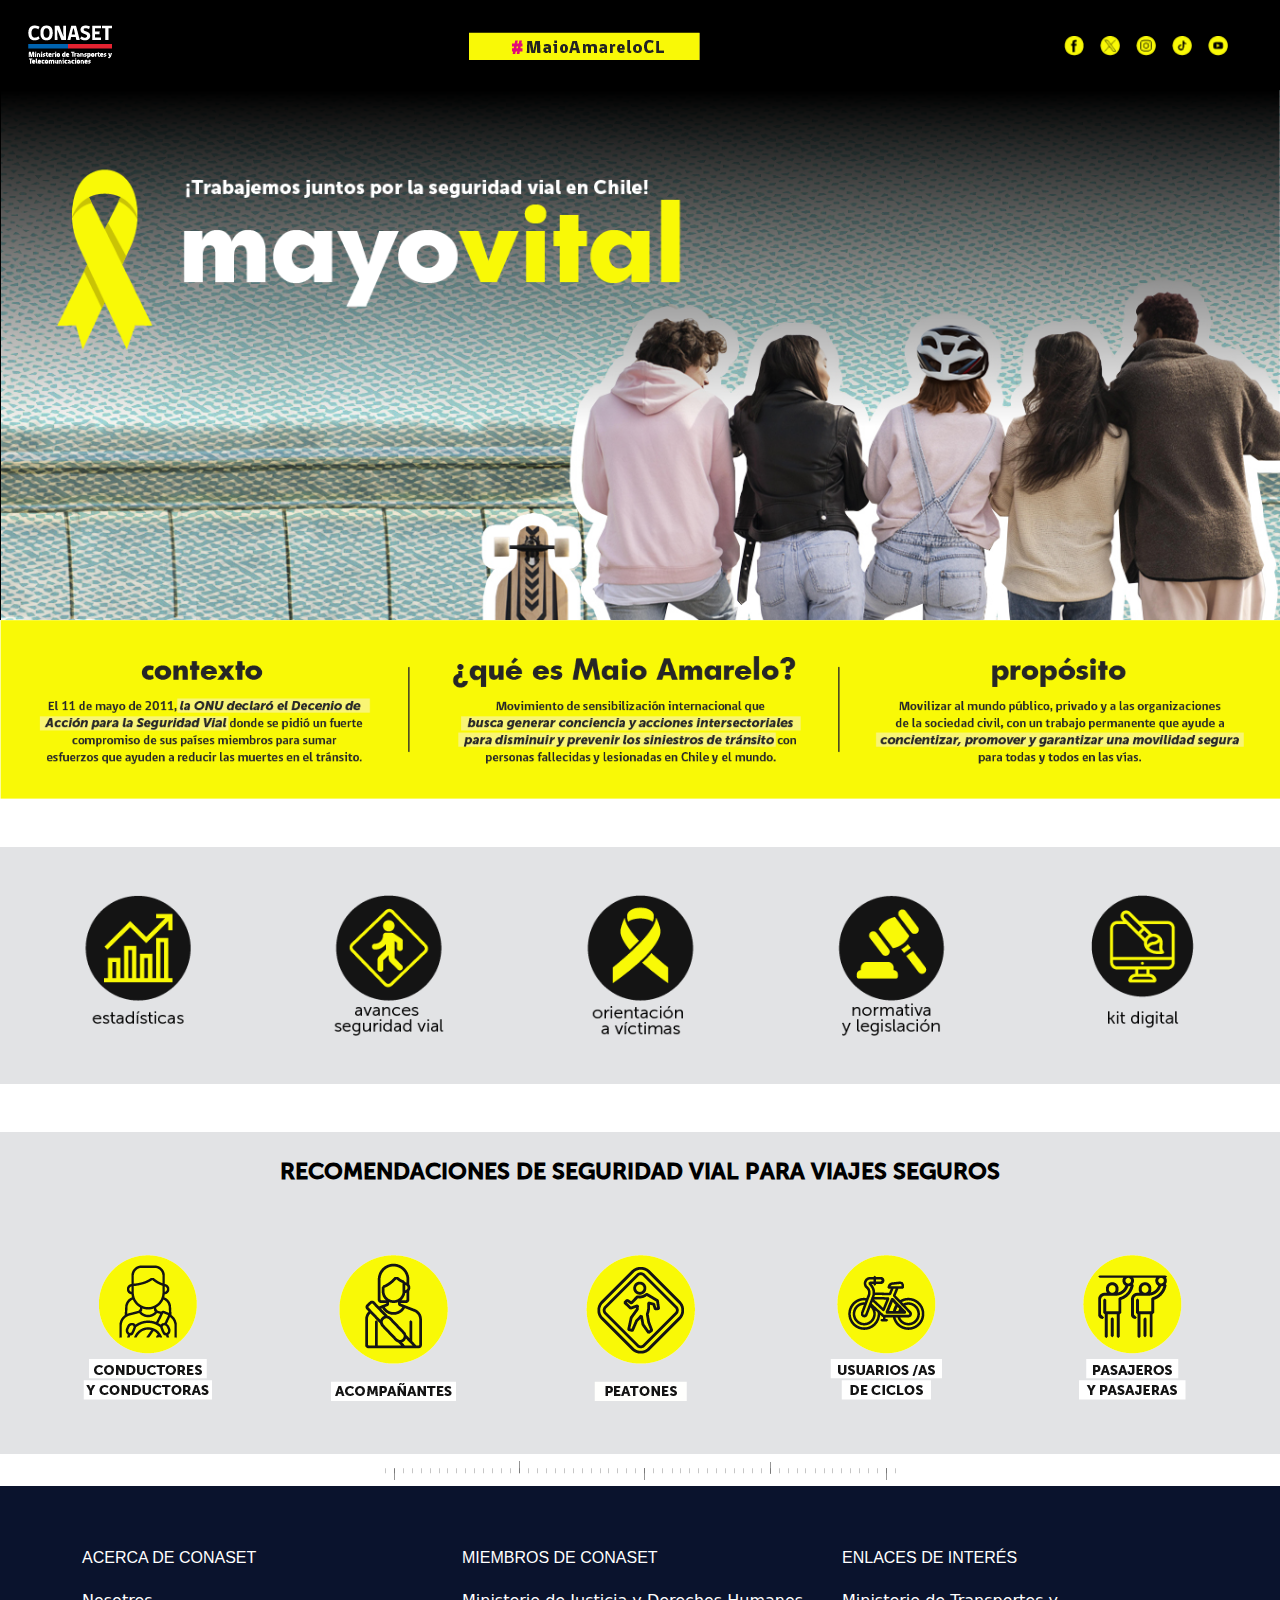
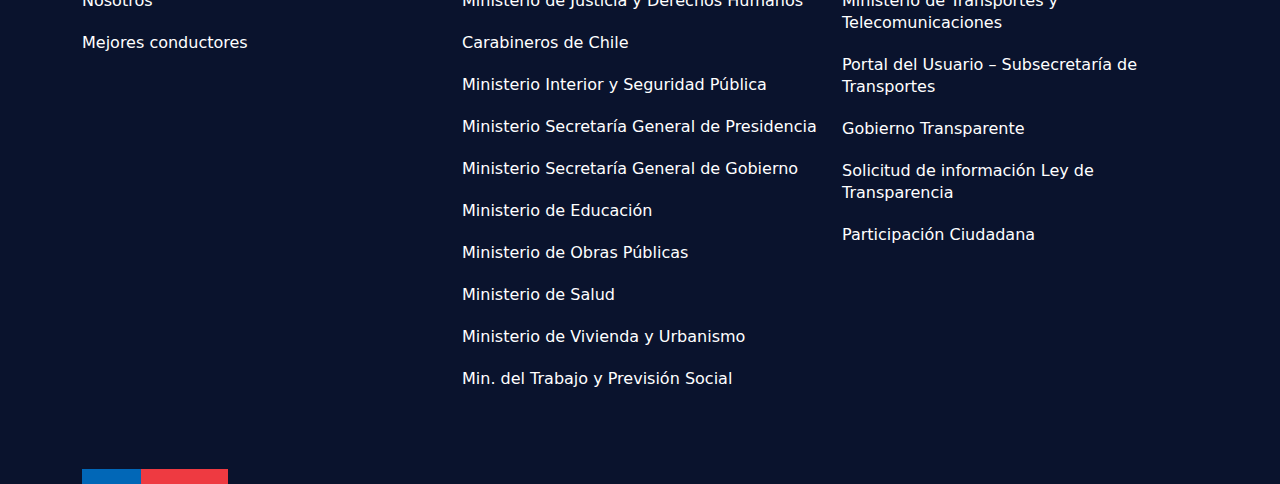
<file: index.html>
<!DOCTYPE html>
<html lang="es">

<head>
  <meta charset="UTF-8" />
  <meta name="viewport" content="width=device-width, initial-scale=1.0" />
  <link rel="stylesheet" href="./style.css" />
  <link href="https://cdn.jsdelivr.net/npm/bootstrap@5.3.3/dist/css/bootstrap.min.css" rel="stylesheet"
    integrity="sha384-QWTKZyjpPEjISv5WaRU9OFeRpok6YctnYmDr5pNlyT2bRjXh0JMhjY6hW+ALEwIH" crossorigin="anonymous">
  <link rel="shortcut icon" type="image/x-icon" href="./assets/images/main-page/favicon.ico" />
  <title>#MaioAmareloCL</title>
</head>

<body>
  <!-- Comienzo del Nav -->
  <nav class="navbar navbar-expand-lg bg-black p-3">
    <div class="container-fluid">
      <a class="navbar-brand" href="https://conaset.cl/"><img
          src="./assets/images/main-page/header-images/LogoConasetBlanco.png" class="logo-conaset" alt="" /></a>

      <button class="navbar-toggler" type="button" data-bs-toggle="collapse" data-bs-target="#navbarNav"
        aria-controls="navbarNav" aria-expanded="false" aria-label="Toggle navigation">
        <span class="navbar-toggler-icon"></span>
      </button>

      <div class="collapse navbar-collapse justify-content-end" id="navbarNav">
        <ul class="navbar-nav  navbar-brand">
          <li class="nav-item">
            <a class="nav-link" href="https://celebracionsegura.conaset.cl/">
              <img src="./assets/images/main-page/header-images/Hashtag.png" alt="" />
            </a>
          </li>
        </ul>
      </div>

      <div class="collapse navbar-collapse justify-content-end" id="navbarNav">
        <ul class="navbar-nav navbar-brand">
          <li class="nav-item">
            <a class="nav-link" href="https://www.facebook.com/conaset">
              <img src="./assets/images/main-page/header-images/Facebook.png" alt="" class="redes-sociales" />
            </a>
          </li>
          <li class="nav-item">
            <a class="nav-link" href="https://twitter.com/conaset">
              <img src="./assets/images/main-page/header-images/X.png" alt="" class="redes-sociales" />
            </a>
          </li>
          <li class="nav-item">
            <a class="nav-link" href="https://www.instagram.com/conasetchile/">
              <img src="./assets/images/main-page/header-images/Instagram.png" alt="" class="redes-sociales" />
            </a>
          </li>
          <li class="nav-item">
            <a class="nav-link" href="https://www.tiktok.com/@conaset.cl">
              <img src="./assets/images/main-page/header-images/Tiktok.png" alt="" class="redes-sociales" />
            </a>
          </li>
          <li class="nav-item">
            <a class="nav-link" href="https://www.youtube.com/@conaset">
              <img src="./assets/images/main-page/header-images/Youtube.png" alt="" class="redes-sociales" />
            </a>
          </li>
        </ul>
      </div>
    </div>
  </nav>
  <!-- Fin del Nav -->

  <div class="container-fluid p-0 d-flex d-block d-sm-block d-md-block bg-black">
    <img src="./assets/images/main-page/body-images/Marquesina.png" class="w-100 img-fluid" alt="">
  </div>
  <div class="container-fluid w-100 p-0 d-flex d-none d-sm-none d-md-block">
    <img src="./assets/images/main-page/body-images/lienzo.png" class="w-100 img-fluid" alt="">
  </div>

  <div class="container-fluid p-0 m-0 d-flex text-center d-flex d-sm-block d-md-none">
    <div class="">
      <div class="col-12 titulo-responsive-up">
        <img src="./assets/images/main-page/body-images/texto1.png" class="img-fluid" alt="">
      </div>
      <div class="col-12 titulo-responsive-down">
        <img src="./assets/images/main-page/body-images/texto2.png" class="img-fluid" alt="">
      </div>
      <div class="col-12 titulo-responsive-down">
        <img src="./assets/images/main-page/body-images/texto3.png" class="img-fluid" alt="">
      </div>
    </div>
  </div>

  <div class="container-fluid  bg-secondary-subtle w-100 p-4 mt-5 mb-5"> <!-- d-flex justify-content-center -->
    <div class="row text-center d-flex justify-content-between">
      <div class="col-12 col-md-4 col-lg mt-4 mb-4">
        <a
          href="https://www.conaset.cl/programa/observatorio-datos-estadistica/biblioteca-observatorio/estadisticas-generales/">
          <img src="./assets/images/main-page/body-botones/btn_estadistica.png" class="img-fluid tamaño" /></a>
      </div>
      <div class="col-12 col-md-4 col-lg mt-4 mb-4">
        <a href="https://www.conaset.cl/historia-conaset/">
          <img src="./assets/images/main-page/body-botones/btn_seguridad_vial.png" class="img-fluid tamaño" /></a>
      </div>
      <div class="col-12 col-md-4 col-lg mt-4 mb-4">
        <a href="https://www.conaset.cl/orientacion-a-victimas-de-siniestros-de-transito/">
          <img src="./assets/images/main-page/body-botones/btn_orientacion.png" class="img-fluid tamaño" /></a>
      </div>
      <div class="col-12 col-md-6 col-lg mt-4 mb-4">
        <a href="https://www.conaset.cl/normativa-y-legislacion/">
          <img src="./assets/images/main-page/body-botones/btn_normativa.png" class="img-fluid tamaño" /></a>
      </div>
      <!--    <div class="col-12 col-md-4 col-lg  mt-5 mb-5">
        <a href="">
          <img src="./assets/images/main-page/body-botones/btn_alianza.png" class="img-fluid tamaño" /></a>
      </div> -->
      <div class="col-12 col-md-6 col-lg mt-4 mb-4">
        <a href="https://drive.google.com/drive/folders/1EWLlv_Ygi4Ei63ZFhoIPr-L-EL9H00kh">
          <img src="./assets/images/main-page/body-botones/btn_kit.png" class="img-fluid tamaño" /></a>
      </div>
    </div>
  </div>
  </div>


  <!-- Inicio seccion Recomendaciones -->
  <div class="container-fluid bg-secondary-subtle p-4 mt-5 pb-5">
    <div>
      <div class="container-fluid d-flex justify-content-center text-center mb-4">
        <p id="recomendaciones"><b>RECOMENDACIONES DE SEGURIDAD VIAL PARA VIAJES SEGUROS</b>
        </p>
      </div>
    </div>

    <div class="container-fluid  bg-secondary-subtle w-100"> <!-- d-flex justify-content-center -->
      <div class="row text-center d-flex justify-content-between">
        <div class="col-sm-12 col-md-4 col-lg mt-4">
          <a class="" href="./conductor-motorizado/index.html"><img
              src="assets/images/main-page/body-botones-recomendaciones/btn_01.png" class="img-fluid" /></a>
        </div>
        <div class="col-sm-12 col-md-4 col-lg mt-4">
          <a class="" href="./copiloto/index.html"> <img
              src="assets/images/main-page/body-botones-recomendaciones/btn_02.png" class="img-fluid" /></a>
        </div>
        <div class="col-sm-12 col-md-4 col-lg mt-4">
          <a class="" href="./peatones/index.html"> <img
              src="assets/images/main-page/body-botones-recomendaciones/btn_03.png" class="img-fluid" /></a>
        </div>
        <div class="col-sm-12 col-md-6 col-lg mt-4">
          <a class="" href="./ciclos/index.html"> <img
              src="assets/images/main-page/body-botones-recomendaciones/btn_04.png" class="img-fluid" /></a>
        </div>
        <div class="col-sm-12 col-md-6 col-lg mt-4">
          <a class="" href="./pasajeros/index.html">
            <img src="assets/images/main-page/body-botones-recomendaciones/btn_05.png" class="img-fluid" /></a>
        </div>
      </div>
    </div>
  </div>

  <!-- Fin seccion Recomendaciones -->

  <!-- Inicio Timeline -->

  <div class="container-fluid d-flex justify-content-center mt-1 mb-1">
    <div class="row">
      <div class="col-12">
        <img src="./assets/images/timeline2.png" class="img-fluid w-100" alt="">
      </div>
    </div>
  </div>


  <!-- Fin Timeline -->

  <!-- INICIO FOOTER -->
  <footer id="footer" role="contentinfo">
    <div class="footer-top">
      <div class="container">
        <div class="row">
          <div class="col-sm-12 col-md-4 col-lg-4 footer-links">
            <h2>Acerca de CONASET</h2>
            <ul>
              <li>
                <a href="https://www.conaset.cl/que-hacemos/" target="_blank">Nosotros</a>
              </li>
              <li>
                <a href="http://mejoresconductores.conaset.cl/" target="_blank">Mejores conductores</a>
              </li>
            </ul>
          </div>

          <div class="col-sm-12 col-md-4 col-lg-4 footer-links">
            <h2>Miembros de CONASET</h2>
            <ul>
              <li>
                <a href="https://www.minjusticia.gob.cl/" target="_blank">Ministerio de Justicia y Derechos
                  Humanos</a>
              </li>
              <li>
                <a href="https://www.carabineros.cl/" target="_blank">Carabineros de Chile</a>
              </li>
              <li>
                <a href="https://www.interior.gob.cl/" target="_blank">Ministerio Interior y Seguridad Pública</a>
              </li>
              <li>
                <a href="https://www.minsegpres.gob.cl/" target="_blank">Ministerio Secretaría General de
                  Presidencia</a>
              </li>
              <li>
                <a href="https://msgg.gob.cl/wp/" target="_blank">Ministerio Secretaría General de Gobierno</a>
              </li>
              <li>
                <a href="https://www.mineduc.cl/" target="_blank">Ministerio de Educación</a>
              </li>
              <li>
                <a href="https://www.mop.cl/" target="_blank">Ministerio de Obras Públicas</a>
              </li>
              <li>
                <a href="https://www.minsal.cl/" target="_blank">Ministerio de Salud</a>
              </li>
              <li>
                <a href="https://www.minvu.cl/" target="_blank">Ministerio de Vivienda y Urbanismo</a>
              </li>
              <li>
                <a href="https://www.mintrab.gob.cl/" target="_blank">Min. del Trabajo y Previsión Social</a>
              </li>
            </ul>
          </div>

          <div class="col-sm-12 col-md-4 col-lg-4 footer-links">
            <h2>Enlaces de interés</h2>
            <ul>
              <li>
                <a href="https://www.mtt.gob.cl/" target="_blank">Ministerio de Transportes y Telecomunicaciones</a>
              </li>
              <li>
                <a href="https://usuarios.subtrans.gob.cl/" target="_blank">Portal del Usuario – Subsecretaría de
                  Transportes</a>
              </li>
              <li>
                <a href="https://www.portaltransparencia.cl/PortalPdT/pdtta/-/ta/AN001" target="_blank">Gobierno
                  Transparente</a>
              </li>
              <li>
                <a href="http://www.subtrans.gob.cl/transparencia/solicitud_informacion.html" target="_blank">Solicitud
                  de información Ley de Transparencia</a>
              </li>
              <li>
                <a href="https://www.subtrans.gob.cl/programa/participacion-ciudadana/" target="_blank">Participación
                  Ciudadana</a>
              </li>
            </ul>
          </div>
        </div>
      </div>
    </div>
    <div class="container footer-bottom clearfix">
      <div class="row">
        <div class="col-md-6 col-lg-3">
          <img class="footer-default-logo align-bottom" src="./assets/images/franja.svg" alt="Franja corporativa" />
        </div>
      </div>
    </div>
  </footer>
  <!-- FIN FOOTER -->

  <script src="https://cdn.jsdelivr.net/npm/bootstrap@5.3.3/dist/js/bootstrap.bundle.min.js"
    integrity="sha384-YvpcrYf0tY3lHB60NNkmXc5s9fDVZLESaAA55NDzOxhy9GkcIdslK1eN7N6jIeHz"
    crossorigin="anonymous"></script>


</body>

</html>
</file>
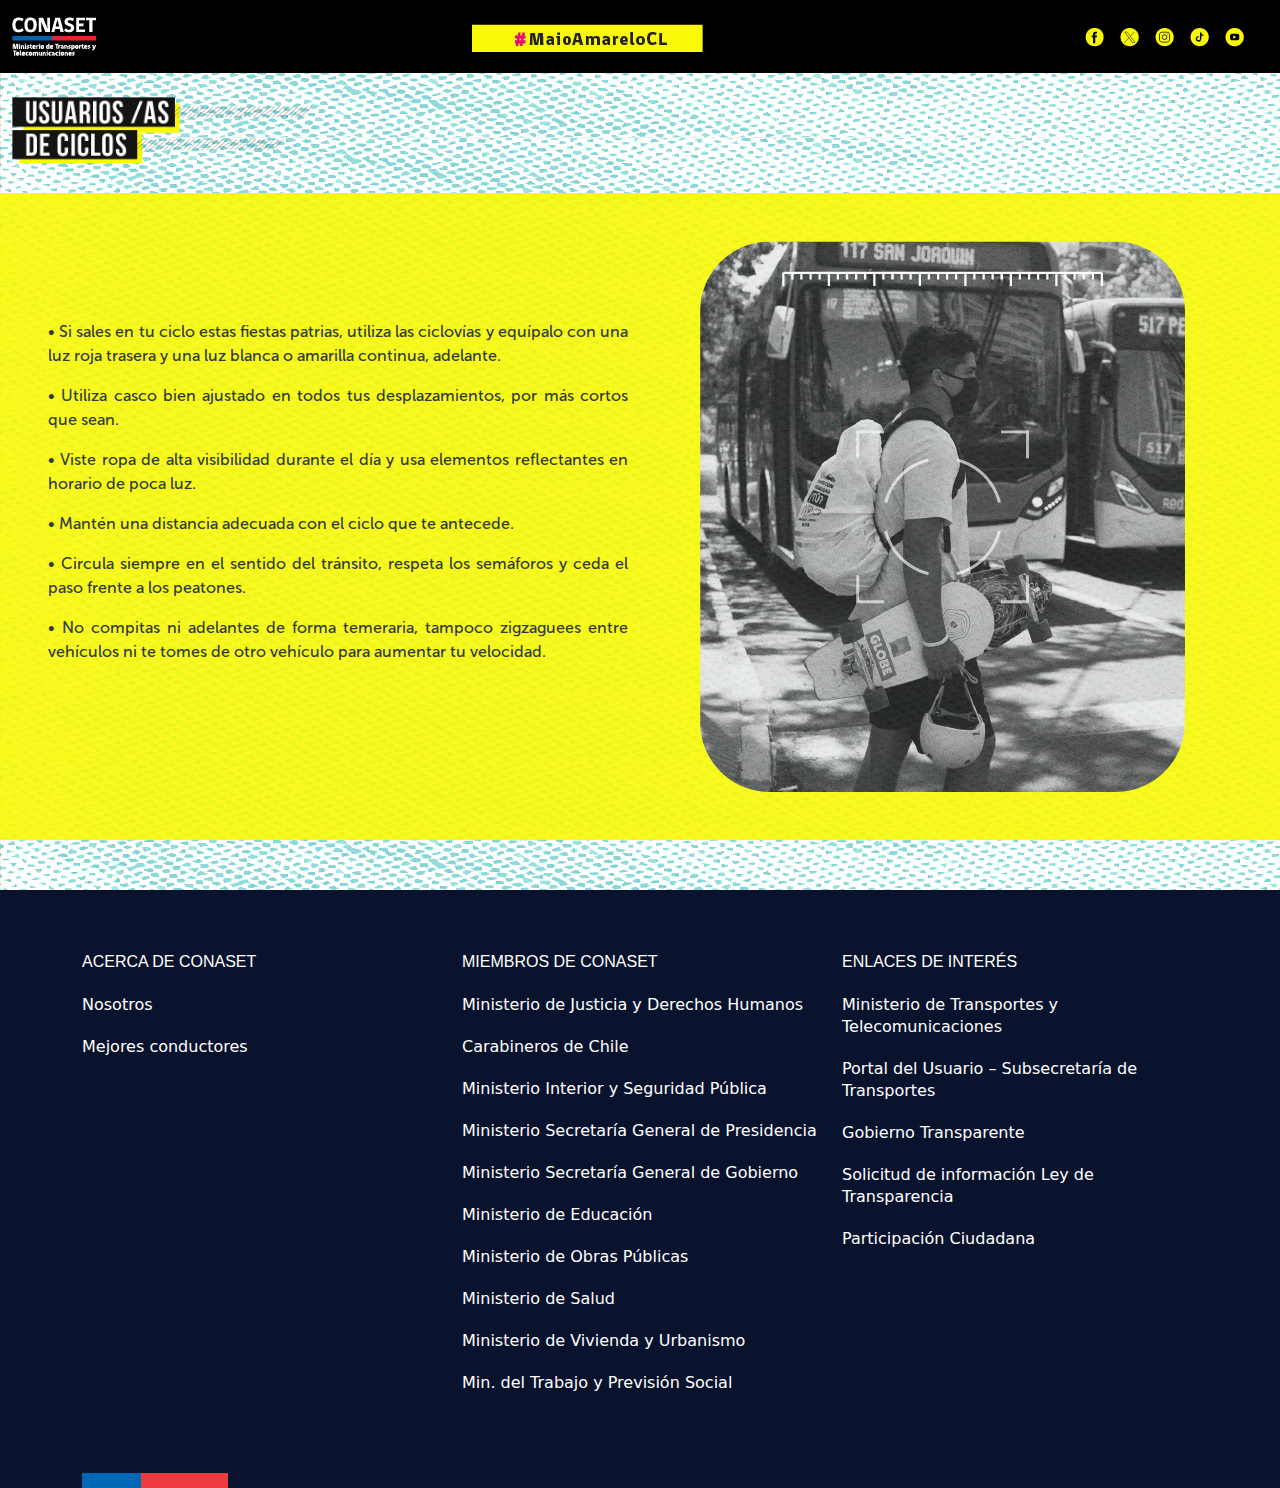
<file: ciclos/index.html>
<!DOCTYPE html>
<html lang="es">

<head>
    <meta charset="UTF-8">
    <meta name="viewport" content="width=device-width, initial-scale=1.0">
    <link rel="stylesheet" href="style.css">
    <link href="https://cdn.jsdelivr.net/npm/bootstrap@5.3.3/dist/css/bootstrap.min.css" rel="stylesheet"
        integrity="sha384-QWTKZyjpPEjISv5WaRU9OFeRpok6YctnYmDr5pNlyT2bRjXh0JMhjY6hW+ALEwIH" crossorigin="anonymous">
    <link rel="shortcut icon" type="image/x-icon" href="../assets/images/main-page/favicon.ico" />
    <title>Ciclos</title>
</head>

<body class="fondo">
    <!-- Comienzo del Nav -->
    <nav class="navbar navbar-expand-lg barra-navegacion mb-4">
        <div class="container-fluid">
            <a class="navbar-brand" href="https://conaset.cl/"><img
                    src="../assets/images/main-page/header-images/LogoConasetBlanco.png" class="logo-conaset"
                    alt="" /></a>
            <button class="navbar-toggler" type="button" data-bs-toggle="collapse" data-bs-target="#navbarNav"
                aria-controls="navbarNav" aria-expanded="false" aria-label="Toggle navigation">
                <span class="navbar-toggler-icon"></span>
            </button>
            <div class="collapse navbar-collapse justify-content-end" id="navbarNav">
                <ul class="navbar-nav  navbar-brand">
                    <li class="nav-item">
                        <a class="nav-link" href="https://celebracionsegura.conaset.cl">
                            <img src="../assets/images/main-page/header-images/Hashtag.png" alt="" />
                        </a>
                    </li>
                </ul>
            </div>
            <div class="collapse navbar-collapse justify-content-end" id="navbarNav">
                <ul class="navbar-nav navbar-brand">
                    <li class="nav-item">
                        <a class="nav-link" href="https://www.facebook.com/conaset">
                            <img src="../assets/images/main-page/header-images/Facebook.png" alt=""
                                class="redes-sociales" />
                        </a>
                    </li>
                    <li class="nav-item">
                        <a class="nav-link" href="https://twitter.com/conaset">
                            <img src="../assets/images/main-page/header-images/X.png" alt="" class="redes-sociales" />
                        </a>
                    </li>
                    <li class="nav-item">
                        <a class="nav-link" href="https://www.instagram.com/conasetchile/">
                            <img src="../assets/images/main-page/header-images/Instagram.png" alt=""
                                class="redes-sociales" />
                        </a>
                    </li>
                    <li class="nav-item">
                        <a class="nav-link" href="https://www.tiktok.com/@conaset.cl">
                            <img src="../assets/images/main-page/header-images/Tiktok.png" alt=""
                                class="redes-sociales" />
                        </a>
                    </li>
                    <li class="nav-item">
                        <a class="nav-link" href="https://www.youtube.com/@conaset">
                            <img src="../assets/images/main-page/header-images/Youtube.png" alt=""
                                class="redes-sociales" />
                        </a>
                    </li>
                </ul>
            </div>
        </div>
    </nav>
    <!-- Fin del Nav -->

    <!-- Comienzo contenedor dos columnas carrusel - texto -->
    <div class="container-fluid" id="titulo-ciclos">
        <img src="../assets/images/main-page/titulos-webs/Titulo_Ciclos.png" style="width: 300px;" alt="">
    </div>

    <!-- Comienzo contenedor dos columnas carrusel - texto -->

    <div class="container-fluid text-center p-5 contenedor-ciclos">
        <div class="row d-flex align-items-center">
            <div class="col-sm-12 col-md-6">
                <article class="text-justify">

                    <p class="estadistica-p">• Si sales en tu ciclo estas fiestas patrias,
                        utiliza las ciclovías y equípalo con una luz roja trasera y una luz blanca o amarilla continua,
                        adelante. </p>
                    <p class="estadistica-p">• Utiliza casco bien ajustado en todos tus desplazamientos, por más cortos
                        que sean.</p>
                    <p class="estadistica-p">• Viste ropa de alta visibilidad durante el día y usa elementos
                        reflectantes en horario de poca luz. </p>
                    <p class="estadistica-p">• Mantén una distancia adecuada con el ciclo que te antecede.</p>
                    <p class="estadistica-p">• Circula siempre en el sentido del tránsito, respeta los semáforos y ceda
                        el paso frente a los peatones. </p>
                    <p class="estadistica-p mb-5">• No compitas ni adelantes de forma temeraria, tampoco zigzaguees
                        entre
                        vehículos ni te tomes de otro vehículo para aumentar tu velocidad. </p>

                </article>

            </div>
            <div class="col-sm-12 col-md-6 ">
                <div id="carouselExampleSlidesOnly" class="carousel slide" data-bs-touch="true" data-bs-ride="carousel">
                    <div class="carousel-inner">
                        <div class="carousel-item active" data-bs-interval="4000">
                            <img src="../assets/images/FotosCiclos2.png" class="rounded-4 img-fluid" alt="...">
                        </div>
                        <div class="carousel-item" data-bs-interval="4000">
                            <img src="../assets/images/FotosCiclos3.png" class="rounded-4 img-fluid" alt="...">
                        </div>
                        <div class="carousel-item" data-bs-interval="4000">
                            <img src="../assets/images/FotosCiclos4.png" class="rounded-4 img-fluid" alt="...">
                        </div>
                        <div class="carousel-item" data-bs-interval="4000">
                            <img src="../assets/images/FotosCiclos5.png" class="rounded-4 img-fluid" alt="...">
                        </div>
                    </div>
                </div>
            </div>

        </div>


    </div>
    <!-- Fin contenedor dos columnas texto - carrusel -->

    <!-- INICIO FOOTER -->
    <footer id="footer" role="contentinfo">
        <div class="footer-top">
            <div class="container">
                <div class="row">
                    <div class="col-sm-12 col-md-4 col-lg-4 footer-links">
                        <h2>Acerca de CONASET</h2>
                        <ul>
                            <li>
                                <a href="https://www.conaset.cl/que-hacemos/" target="_blank">Nosotros</a>
                            </li>
                            <li>
                                <a href="http://mejoresconductores.conaset.cl/" target="_blank">Mejores conductores</a>
                            </li>
                        </ul>
                    </div>

                    <div class="col-sm-12 col-md-4 col-lg-4 footer-links">
                        <h2>Miembros de CONASET</h2>
                        <ul>
                            <li>
                                <a href="https://www.minjusticia.gob.cl/" target="_blank">Ministerio de Justicia y
                                    Derechos
                                    Humanos</a>
                            </li>
                            <li>
                                <a href="https://www.carabineros.cl/" target="_blank">Carabineros de Chile</a>
                            </li>
                            <li>
                                <a href="https://www.interior.gob.cl/" target="_blank">Ministerio Interior y Seguridad
                                    Pública</a>
                            </li>
                            <li>
                                <a href="https://www.minsegpres.gob.cl/" target="_blank">Ministerio Secretaría General
                                    de
                                    Presidencia</a>
                            </li>
                            <li>
                                <a href="https://msgg.gob.cl/wp/" target="_blank">Ministerio Secretaría General de
                                    Gobierno</a>
                            </li>
                            <li>
                                <a href="https://www.mineduc.cl/" target="_blank">Ministerio de Educación</a>
                            </li>
                            <li>
                                <a href="https://www.mop.cl/" target="_blank">Ministerio de Obras Públicas</a>
                            </li>
                            <li>
                                <a href="https://www.minsal.cl/" target="_blank">Ministerio de Salud</a>
                            </li>
                            <li>
                                <a href="https://www.minvu.cl/" target="_blank">Ministerio de Vivienda y Urbanismo</a>
                            </li>
                            <li>
                                <a href="https://www.mintrab.gob.cl/" target="_blank">Min. del Trabajo y Previsión
                                    Social</a>
                            </li>
                        </ul>
                    </div>

                    <div class="col-sm-12 col-md-4 col-lg-4 footer-links">
                        <h2>Enlaces de interés</h2>
                        <ul>
                            <li>
                                <a href="https://www.mtt.gob.cl/" target="_blank">Ministerio de Transportes y
                                    Telecomunicaciones</a>
                            </li>
                            <li>
                                <a href="https://usuarios.subtrans.gob.cl/" target="_blank">Portal del Usuario –
                                    Subsecretaría de
                                    Transportes</a>
                            </li>
                            <li>
                                <a href="https://www.portaltransparencia.cl/PortalPdT/pdtta/-/ta/AN001"
                                    target="_blank">Gobierno
                                    Transparente</a>
                            </li>
                            <li>
                                <a href="http://www.subtrans.gob.cl/transparencia/solicitud_informacion.html"
                                    target="_blank">Solicitud
                                    de información Ley de Transparencia</a>
                            </li>
                            <li>
                                <a href="https://www.subtrans.gob.cl/programa/participacion-ciudadana/"
                                    target="_blank">Participación
                                    Ciudadana</a>
                            </li>
                        </ul>
                    </div>
                </div>
            </div>
        </div>
        <div class="container footer-bottom clearfix">
            <div class="row">
                <div class="col-lg-3 col-md-6">
                    <img class="footer-default-logo align-bottom" src="../assets/images/franja.svg"
                        alt="Franja corporativa" />
                </div>
            </div>
        </div>
    </footer>
    <!-- FIN FOOTER -->


    <!-- SCRIPT BOOTSTRAP -->
    <script src="https://cdn.jsdelivr.net/npm/bootstrap@5.3.3/dist/js/bootstrap.bundle.min.js"
        integrity="sha384-YvpcrYf0tY3lHB60NNkmXc5s9fDVZLESaAA55NDzOxhy9GkcIdslK1eN7N6jIeHz"
        crossorigin="anonymous"></script>
    <!-- SCRIPT BOOTSTRAP -->
</body>

</html>
</file>
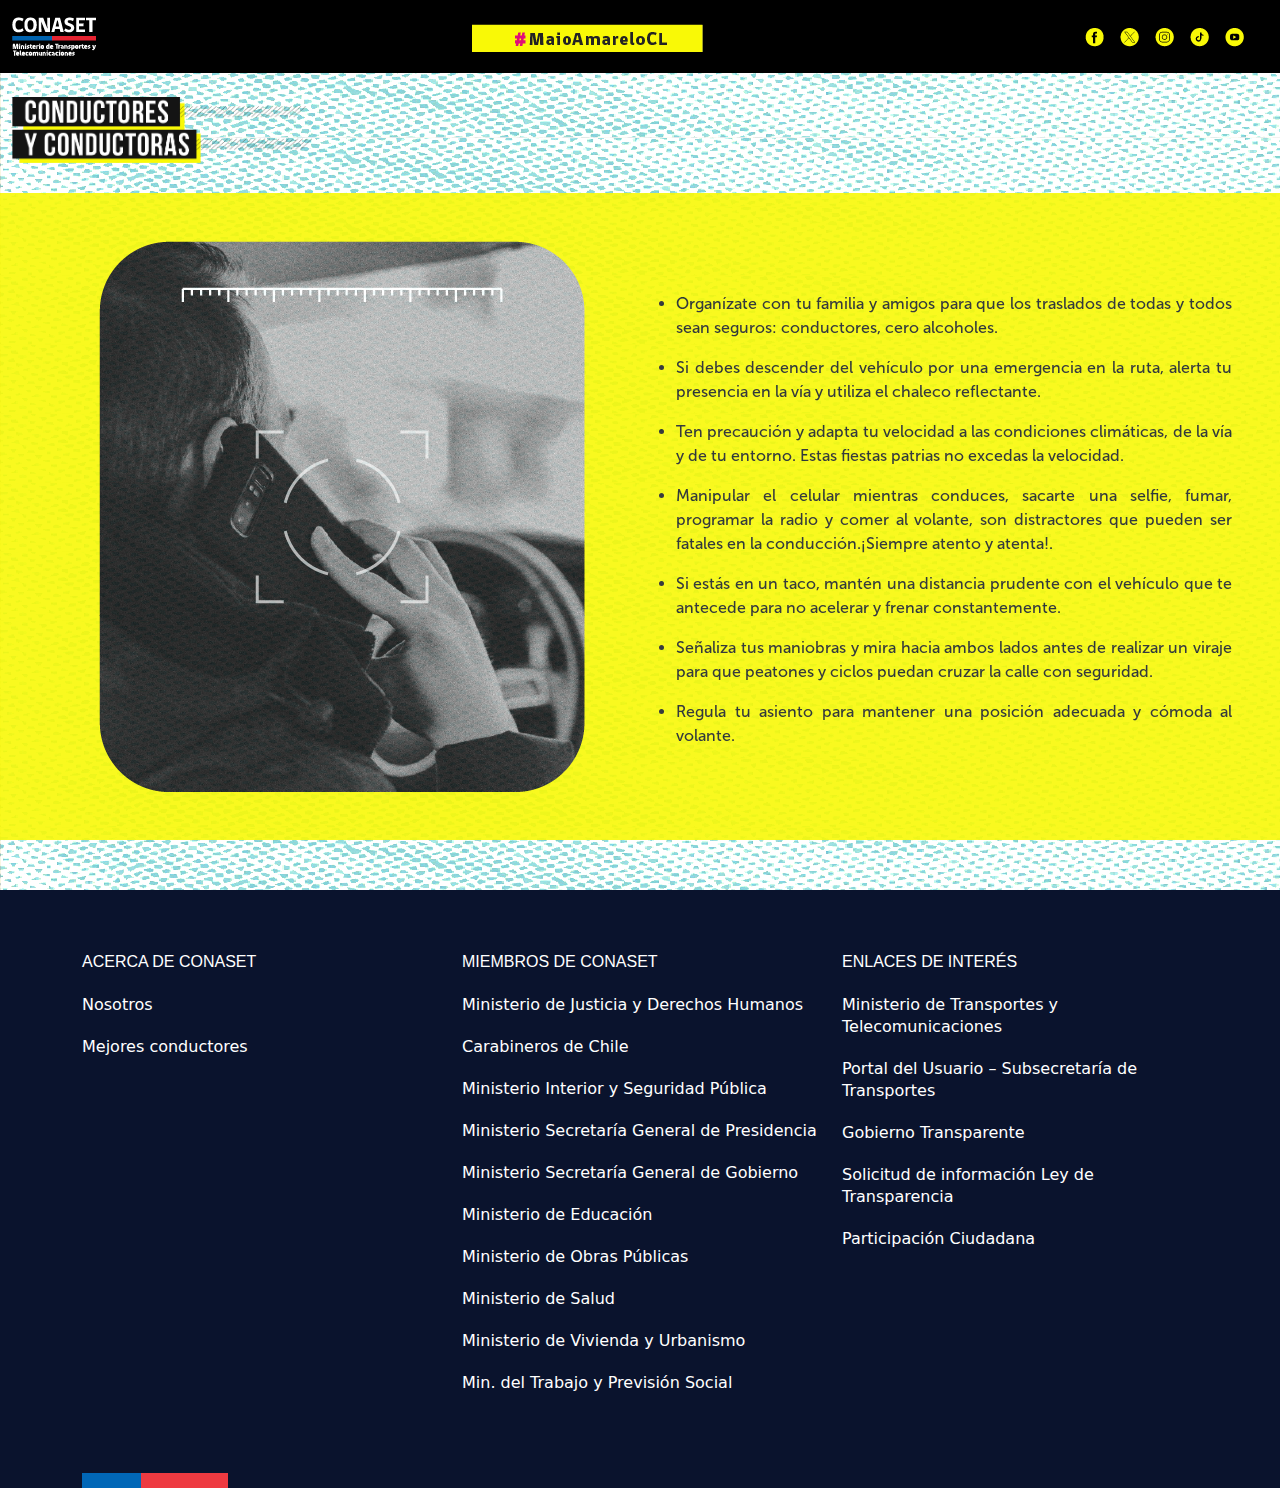
<file: conductor-motorizado/index.html>
<!DOCTYPE html>
<html lang="es">

<head>
    <meta charset="UTF-8">
    <meta name="viewport" content="width=device-width, initial-scale=1.0">
    <link rel="stylesheet" href="style.css">
    <link href="https://cdn.jsdelivr.net/npm/bootstrap@5.3.3/dist/css/bootstrap.min.css" rel="stylesheet"
        integrity="sha384-QWTKZyjpPEjISv5WaRU9OFeRpok6YctnYmDr5pNlyT2bRjXh0JMhjY6hW+ALEwIH" crossorigin="anonymous">
    <link rel="shortcut icon" type="image/x-icon" href="../assets/images/main-page/favicon.ico" />
    <title>Conductor Motorizado</title>
</head>

<body class="fondo">
    <!-- Comienzo del Nav -->
    <nav class="navbar navbar-expand-lg mb-4 barra-navegacion">
        <div class="container-fluid">
            <a class="navbar-brand" href="https://conaset.cl/"><img
                    src="../assets/images/main-page/header-images/LogoConasetBlanco.png" class="logo-conaset"
                    alt="" /></a>
            <button class="navbar-toggler" type="button" data-bs-toggle="collapse" data-bs-target="#navbarNav"
                aria-controls="navbarNav" aria-expanded="false" aria-label="Toggle navigation">
                <span class="navbar-toggler-icon"></span>
            </button>
            <div class="collapse navbar-collapse justify-content-end" id="navbarNav">
                <ul class="navbar-nav  navbar-brand">
                    <li class="nav-item">
                        <a class="nav-link" href="http://celebracionsegura.conaset.cl/">
                            <img src="../assets/images/main-page/header-images/Hashtag.png" alt="" />
                        </a>
                    </li>
                </ul>
            </div>
            <div class="collapse navbar-collapse justify-content-end" id="navbarNav">
                <ul class="navbar-nav navbar-brand">
                    <li class="nav-item">
                        <a class="nav-link" href="https://www.facebook.com/conaset">
                            <img src="../assets/images/main-page/header-images/Facebook.png" alt=""
                                class="redes-sociales" />
                        </a>
                    </li>
                    <li class="nav-item">
                        <a class="nav-link" href="https://twitter.com/conaset">
                            <img src="../assets/images/main-page/header-images/X.png" alt="" class="redes-sociales" />
                        </a>
                    </li>
                    <li class="nav-item">
                        <a class="nav-link" href="https://www.instagram.com/conasetchile/">
                            <img src="../assets/images/main-page/header-images/Instagram.png" alt=""
                                class="redes-sociales" />
                        </a>
                    </li>
                    <li class="nav-item">
                        <a class="nav-link" href="https://www.tiktok.com/@conaset.cl">
                            <img src="../assets/images/main-page/header-images/Tiktok.png" alt=""
                                class="redes-sociales" />
                        </a>
                    </li>
                    <li class="nav-item">
                        <a class="nav-link" href="https://www.youtube.com/@conaset">
                            <img src="../assets/images/main-page/header-images/Youtube.png" alt=""
                                class="redes-sociales" />
                        </a>
                    </li>
                </ul>
            </div>
        </div>
    </nav>
    <!-- Fin del Nav -->

    <!-- Comienzo contenedor dos columnas carrusel - texto -->
    <div class="container-fluid" id="titulo-motorizado">
        <img src="../assets/images/main-page/titulos-webs/Titulo_Conductores.png" style="width: 300px;">
    </div>
    <div class="container-fluid text-center p-5 contenedor-motorizado color-fondo">
        <div class="row gx-2 d-flex align-items-center">
            <div class="col-sm-12 col-md-6 ">
                <div id="carouselExampleSlidesOnly" class="carousel slide" data-bs-touch="true" data-bs-ride="carousel">
                    <div class="carousel-inner">
                        <div class="carousel-item active" data-bs-interval="2000">
                            <img src="../assets/images/conductor-motorizado-foto1.png" class="rounded-4 img-fluid"
                                alt="...">
                        </div>
                        <div class="carousel-item" data-bs-interval="2000">
                            <img src="../assets/images/conductor-motorizado-foto2.png" class="rounded-4 img-fluid"
                                alt="...">
                        </div>
                        <div class="carousel-item" data-bs-interval="2000">
                            <img src="../assets/images/conductor-motorizado-foto3.png" class="rounded-4 img-fluid"
                                alt="...">
                        </div>
                    </div>
                </div>
            </div>
            <div class="col-sm-12 col-md-6">
                <div class="estadistica-p">
                    <ul>
                        <li class="mt-4 mb-3">
                            Organízate con tu familia y amigos para que los traslados de todas y todos sean seguros:
                            conductores, cero alcoholes.
                        </li>
                        <li class="mb-3">
                            Si debes descender del vehículo por una emergencia en la ruta, alerta tu presencia en la
                            vía
                            y utiliza el chaleco reflectante.
                        </li>
                        <li class="mb-3">
                            Ten precaución y adapta tu velocidad a las condiciones climáticas, de la vía y de tu
                            entorno. Estas fiestas patrias no excedas la velocidad.
                        </li>
                        <li class="mb-3">
                            Manipular el celular mientras conduces, sacarte una selfie, fumar, programar la radio y
                            comer al volante, son distractores que pueden ser fatales en la conducción.¡Siempre
                            atento y
                            atenta!.
                        </li>
                        <!--   <li class="">
                            Infórmate sobre las condiciones de la ruta y organiza tu viaje con tiempo para que no se
                            complique tu conducción. ¡Planifica tu viaje!
                        </li> -->
                        <li class="mb-3">
                            Si estás en un taco, mantén una distancia prudente con el vehículo que te antecede para
                            no
                            acelerar y frenar constantemente.
                        </li>
                        <!--  <li class="">
                            Conduce sólo si has descansado bien. Recuerda que el cansancio o la fatiga al volante
                            pueden
                            ser mortales.
                        </li> -->
                        <!--   <li class="">
                            No consumas alcohol ni otras drogas al volante, las consecuencias pueden ser fatales.
                        </li> -->
                        <li class="mb-3">
                            Señaliza tus maniobras y mira hacia ambos lados antes de realizar un viraje para que
                            peatones y ciclos puedan cruzar la calle con seguridad.
                        </li>
                        <!--  <li class="">
                            Evita conducir en horas de más calor. Las altas temperaturas generan estados de
                            somnolencia
                            que pueden afectar directamente en la conducción.
                        </li> -->
                        <li class="">
                            Regula tu asiento para mantener una posición adecuada y cómoda al volante.
                        </li>
                    </ul>

                </div>
            </div>
        </div>
    </div>
    <!-- Fin contenedor dos columnas carrusel - texto -->

    <!-- Comienzo contenedor dos columnas carrusel - texto -->

    <!--  <div class="container-fluid text-center p-5 contenedor-motorizado color-fondo" id="contenedor-moto">
        <div class="row d-flex align-items-center">
            <div class="col-sm-12 col-md-6">
                <div>
                    <img src="../assets/images/title-si-viajas-en-motocicleta.png" alt="" class="mb-4"
                        style="width: 300px;">
                </div>

                <div class="estadistica-p">
                    <ul>
                        <li class="mb-3">
                            Mantén una velocidad prudente que te permita reaccionar a tiempo ante cualquier imprevisto.
                            No pongas en riesgo tu vida ni la de los demás.
                        </li>
                        <li class="mb-3">
                            Utiliza una vestimenta adecuada. Recuerda: la ropa también debe servir como protección
                            frente a lesiones.
                        </li>
                        <li class="mb-3">
                            Mantén una actitud empática con los demás usuarios y usuarias de las vías. No circules por
                            ciclovías, veredas y tampoco las utilices como estacionamientos.
                        </li>
                        <li class="mb-3">
                            El casco protege tu cabeza, cerebro y cara, disminuyendo el riesgo y la gravedad de los
                            traumatismos, y, por supuesto, las probabilidades de fallecer si participas en un siniestro
                            vial. ¡Úsalo siempre!
                        </li>
                        <li class="mb-4">
                            Si eres repartidor/a, conduce con precaución, respeta siempre las
                        </li>
                    </ul>
                </div>
            </div>

            <div class="col-sm-12 col-md-6 ">
                <div id="carouselExampleSlidesOnly" class="carousel slide" data-bs-touch="true" data-bs-ride="carousel">
                    <div class="carousel-inner">
                        <div class="carousel-item active" data-bs-interval="4000">
                            <img src="../assets/images/moto1.png" class="rounded-4 img-fluid" alt="...">
                        </div>
                        <div class="carousel-item" data-bs-interval="2000">
                            <img src="../assets/images/moto2.png" class="rounded-4 img-fluid" alt="...">
                        </div>
                        <div class="carousel-item">
                            <img src="../assets/images/moto3.png" class="rounded-4 img-fluid" alt="...">
                        </div>
                        <div class="carousel-item">
                            <img src="../assets/images/moto4.png" class="rounded-4 img-fluid" alt="...">
                        </div>
                    </div>
                </div>
            </div>

        </div>


    </div> -->
    <!-- Fin contenedor dos columnas carrusel - texto -->

    <!-- INICIO FOOTER -->
    <footer id="footer" role="contentinfo">
        <div class="footer-top">
            <div class="container">
                <div class="row">
                    <div class="col-sm-12 col-md-4 col-lg-4 footer-links">
                        <h2>Acerca de CONASET</h2>
                        <ul>
                            <li>
                                <a href="https://www.conaset.cl/que-hacemos/" target="_blank">Nosotros</a>
                            </li>
                            <li>
                                <a href="http://mejoresconductores.conaset.cl/" target="_blank">Mejores conductores</a>
                            </li>
                        </ul>
                    </div>

                    <div class="col-sm-12 col-md-4 col-lg-4 footer-links">
                        <h2>Miembros de CONASET</h2>
                        <ul>
                            <li>
                                <a href="https://www.minjusticia.gob.cl/" target="_blank">Ministerio de Justicia y
                                    Derechos
                                    Humanos</a>
                            </li>
                            <li>
                                <a href="https://www.carabineros.cl/" target="_blank">Carabineros de Chile</a>
                            </li>
                            <li>
                                <a href="https://www.interior.gob.cl/" target="_blank">Ministerio Interior y Seguridad
                                    Pública</a>
                            </li>
                            <li>
                                <a href="https://www.minsegpres.gob.cl/" target="_blank">Ministerio Secretaría General
                                    de
                                    Presidencia</a>
                            </li>
                            <li>
                                <a href="https://msgg.gob.cl/wp/" target="_blank">Ministerio Secretaría General de
                                    Gobierno</a>
                            </li>
                            <li>
                                <a href="https://www.mineduc.cl/" target="_blank">Ministerio de Educación</a>
                            </li>
                            <li>
                                <a href="https://www.mop.cl/" target="_blank">Ministerio de Obras Públicas</a>
                            </li>
                            <li>
                                <a href="https://www.minsal.cl/" target="_blank">Ministerio de Salud</a>
                            </li>
                            <li>
                                <a href="https://www.minvu.cl/" target="_blank">Ministerio de Vivienda y Urbanismo</a>
                            </li>
                            <li>
                                <a href="https://www.mintrab.gob.cl/" target="_blank">Min. del Trabajo y Previsión
                                    Social</a>
                            </li>
                        </ul>
                    </div>

                    <div class="col-sm-12 col-md-4 col-lg-4 footer-links">
                        <h2>Enlaces de interés</h2>
                        <ul>
                            <li>
                                <a href="https://www.mtt.gob.cl/" target="_blank">Ministerio de Transportes y
                                    Telecomunicaciones</a>
                            </li>
                            <li>
                                <a href="https://usuarios.subtrans.gob.cl/" target="_blank">Portal del Usuario –
                                    Subsecretaría de
                                    Transportes</a>
                            </li>
                            <li>
                                <a href="https://www.portaltransparencia.cl/PortalPdT/pdtta/-/ta/AN001"
                                    target="_blank">Gobierno
                                    Transparente</a>
                            </li>
                            <li>
                                <a href="http://www.subtrans.gob.cl/transparencia/solicitud_informacion.html"
                                    target="_blank">Solicitud
                                    de información Ley de Transparencia</a>
                            </li>
                            <li>
                                <a href="https://www.subtrans.gob.cl/programa/participacion-ciudadana/"
                                    target="_blank">Participación
                                    Ciudadana</a>
                            </li>
                        </ul>
                    </div>
                </div>
            </div>
        </div>
        <div class="container footer-bottom clearfix">
            <div class="row">
                <div class="col-lg-3 col-md-6">
                    <img class="footer-default-logo align-bottom" src="../assets/images/franja.svg"
                        alt="Franja corporativa" />
                </div>
            </div>
        </div>
    </footer>
    <!-- FIN FOOTER -->


    <!-- SCRIPT BOOTSTRAP -->
    <script src="https://cdn.jsdelivr.net/npm/bootstrap@5.3.3/dist/js/bootstrap.bundle.min.js"
        integrity="sha384-YvpcrYf0tY3lHB60NNkmXc5s9fDVZLESaAA55NDzOxhy9GkcIdslK1eN7N6jIeHz"
        crossorigin="anonymous"></script>
    <!-- SCRIPT BOOTSTRAP -->
</body>

</html>
</file>
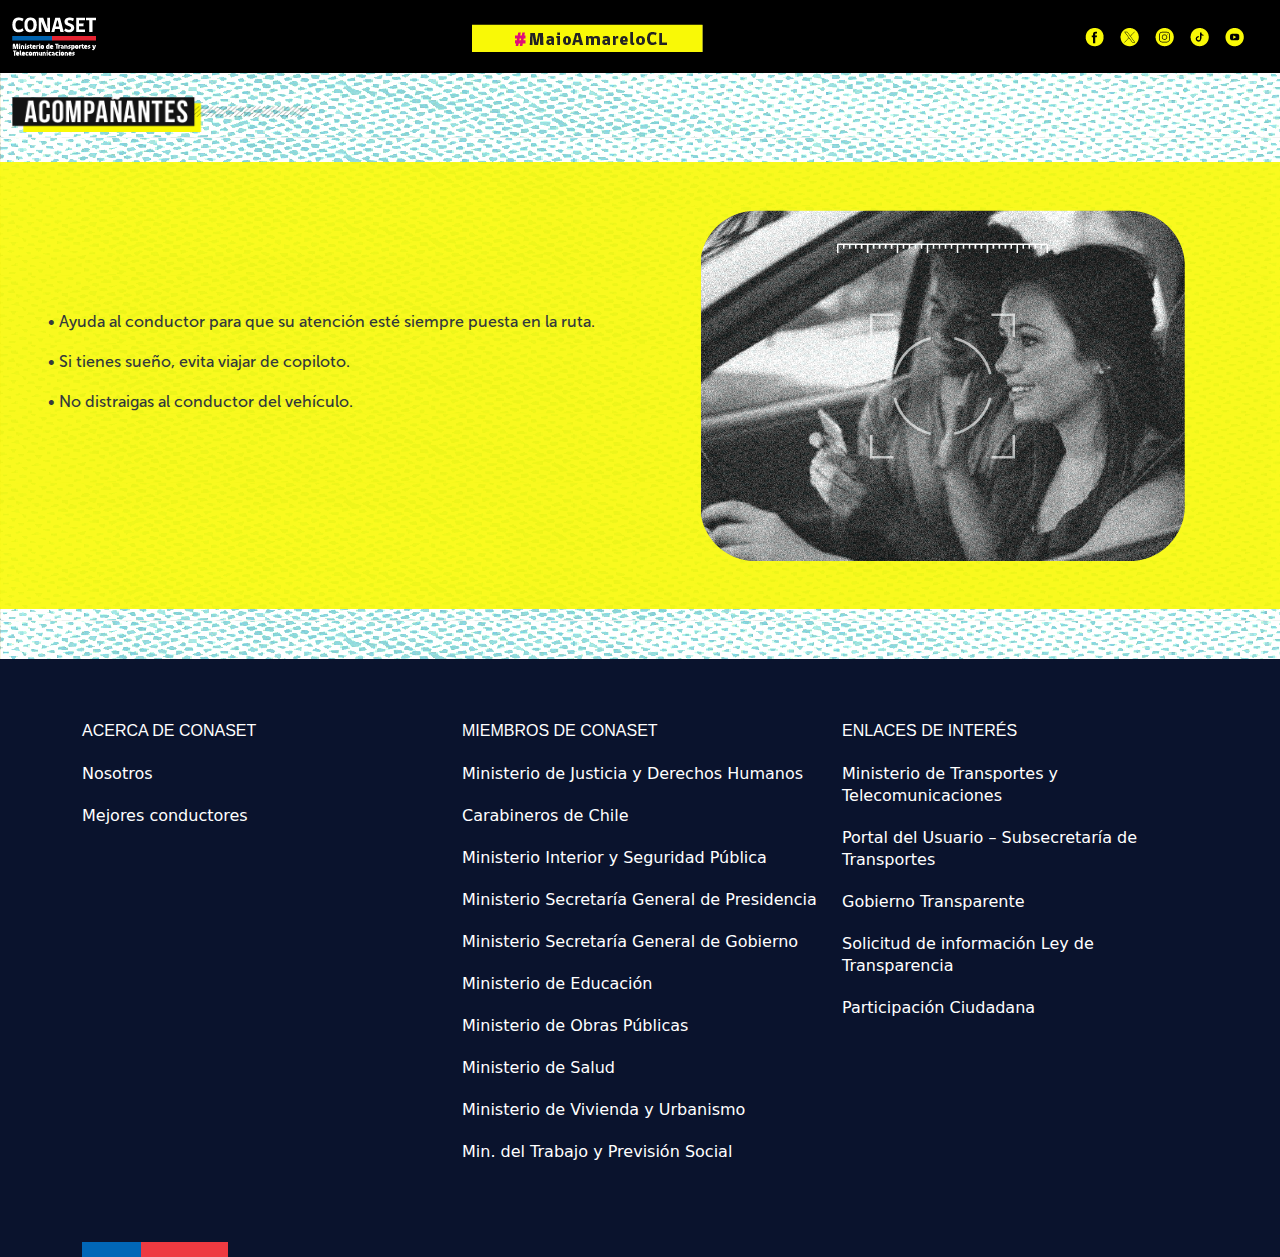
<file: copiloto/index.html>
<!DOCTYPE html>
<html lang="es">

<head>
    <meta charset="UTF-8">
    <meta name="viewport" content="width=device-width, initial-scale=1.0">
    <link rel="stylesheet" href="style.css">
    <link href="https://cdn.jsdelivr.net/npm/bootstrap@5.3.3/dist/css/bootstrap.min.css" rel="stylesheet"
        integrity="sha384-QWTKZyjpPEjISv5WaRU9OFeRpok6YctnYmDr5pNlyT2bRjXh0JMhjY6hW+ALEwIH" crossorigin="anonymous">
    <link rel="shortcut icon" type="image/x-icon" href="../assets/images/main-page/favicon.ico" />
    <title>Acompañante</title>
</head>

<body class="fondo">
    <!-- Comienzo del Nav -->
    <nav class="navbar navbar-expand-lg mb-4 barra-navegacion">
        <div class="container-fluid">
            <a class="navbar-brand" href="https://conaset.cl/"><img
                    src="../assets/images/main-page/header-images/LogoConasetBlanco.png" class="logo-conaset"
                    alt="" /></a>
            <button class="navbar-toggler" type="button" data-bs-toggle="collapse" data-bs-target="#navbarNav"
                aria-controls="navbarNav" aria-expanded="false" aria-label="Toggle navigation">
                <span class="navbar-toggler-icon"></span>
            </button>
            <div class="collapse navbar-collapse justify-content-end" id="navbarNav">
                <ul class="navbar-nav  navbar-brand">
                    <li class="nav-item">
                        <a class="nav-link" href="https://celebracionsegura.conaset.cl/">
                            <img src="../assets/images/main-page/header-images/Hashtag.png" alt="" />
                        </a>
                    </li>
                </ul>
            </div>
            <div class="collapse navbar-collapse justify-content-end" id="navbarNav">
                <ul class="navbar-nav navbar-brand">
                    <li class="nav-item">
                        <a class="nav-link" href="https://www.facebook.com/conaset">
                            <img src="../assets/images/main-page/header-images/Facebook.png" alt=""
                                class="redes-sociales" />
                        </a>
                    </li>
                    <li class="nav-item">
                        <a class="nav-link" href="https://twitter.com/conaset">
                            <img src="../assets/images/main-page/header-images/X.png" alt="" class="redes-sociales" />
                        </a>
                    </li>
                    <li class="nav-item">
                        <a class="nav-link" href="https://www.instagram.com/conasetchile/">
                            <img src="../assets/images/main-page/header-images/Instagram.png" alt=""
                                class="redes-sociales" />
                        </a>
                    </li>
                    <li class="nav-item">
                        <a class="nav-link" href="https://www.tiktok.com/@conaset.cl">
                            <img src="../assets/images/main-page/header-images/Tiktok.png" alt=""
                                class="redes-sociales" />
                        </a>
                    </li>
                    <li class="nav-item">
                        <a class="nav-link" href="https://www.youtube.com/@conaset">
                            <img src="../assets/images/main-page/header-images/Youtube.png" alt=""
                                class="redes-sociales" />
                        </a>
                    </li>
                </ul>
            </div>
        </div>
    </nav>
    <!-- Fin del Nav -->

    <!-- Comienzo contenedor dos columnas carrusel - texto -->
    <div class="container-fluid" id="titulo-copiloto">
        <img src="../assets/images/main-page/titulos-webs/Titulo_Copiloto.png" style="width: 300px;" alt="">
    </div>

    <!-- Comienzo contenedor dos columnas carrusel - texto -->

    <div class="container-fluid text-center p-5 contenedor-copiloto color-fondo">
        <div class="row d-flex align-items-center">
            <div class="col-sm-12 col-md-6">
                <article class="text-justify">
                    <p class="estadistica-p">• Ayuda al conductor para que su atención esté siempre puesta en la ruta.
                    </p>
                    <p class="estadistica-p">• Si tienes sueño, evita viajar de copiloto. </p>
                    <p class="estadistica-p mb-5">• No distraigas al conductor del vehículo.</p>

                </article>

            </div>
            <div class="col-sm-12 col-md-6">
                <div id="carouselExampleSlidesOnly" data-bs-touch="true" data-bs-ride="carousel">
                    <div class="carousel-inner">
                        <div>
                            <img src="../assets/images/FotoCopiloto.png" class="rounded-4 img-fluid" alt="...">
                        </div>

                    </div>
                </div>
            </div>

        </div>


    </div>
    <!-- Fin contenedor dos columnas texto - carrusel -->

    <!-- INICIO FOOTER -->
    <footer id="footer" role="contentinfo">
        <div class="footer-top">
            <div class="container">
                <div class="row">
                    <div class="col-sm-12 col-md-4 col-lg-4 footer-links">
                        <h2>Acerca de CONASET</h2>
                        <ul>
                            <li>
                                <a href="https://www.conaset.cl/que-hacemos/" target="_blank">Nosotros</a>
                            </li>
                            <li>
                                <a href="http://mejoresconductores.conaset.cl/" target="_blank">Mejores conductores</a>
                            </li>
                        </ul>
                    </div>

                    <div class="col-sm-12 col-md-4 col-lg-4 footer-links">
                        <h2>Miembros de CONASET</h2>
                        <ul>
                            <li>
                                <a href="https://www.minjusticia.gob.cl/" target="_blank">Ministerio de Justicia y
                                    Derechos
                                    Humanos</a>
                            </li>
                            <li>
                                <a href="https://www.carabineros.cl/" target="_blank">Carabineros de Chile</a>
                            </li>
                            <li>
                                <a href="https://www.interior.gob.cl/" target="_blank">Ministerio Interior y Seguridad
                                    Pública</a>
                            </li>
                            <li>
                                <a href="https://www.minsegpres.gob.cl/" target="_blank">Ministerio Secretaría General
                                    de
                                    Presidencia</a>
                            </li>
                            <li>
                                <a href="https://msgg.gob.cl/wp/" target="_blank">Ministerio Secretaría General de
                                    Gobierno</a>
                            </li>
                            <li>
                                <a href="https://www.mineduc.cl/" target="_blank">Ministerio de Educación</a>
                            </li>
                            <li>
                                <a href="https://www.mop.cl/" target="_blank">Ministerio de Obras Públicas</a>
                            </li>
                            <li>
                                <a href="https://www.minsal.cl/" target="_blank">Ministerio de Salud</a>
                            </li>
                            <li>
                                <a href="https://www.minvu.cl/" target="_blank">Ministerio de Vivienda y Urbanismo</a>
                            </li>
                            <li>
                                <a href="https://www.mintrab.gob.cl/" target="_blank">Min. del Trabajo y Previsión
                                    Social</a>
                            </li>
                        </ul>
                    </div>

                    <div class="col-sm-12 col-md-4 col-lg-4 footer-links">
                        <h2>Enlaces de interés</h2>
                        <ul>
                            <li>
                                <a href="https://www.mtt.gob.cl/" target="_blank">Ministerio de Transportes y
                                    Telecomunicaciones</a>
                            </li>
                            <li>
                                <a href="https://usuarios.subtrans.gob.cl/" target="_blank">Portal del Usuario –
                                    Subsecretaría de
                                    Transportes</a>
                            </li>
                            <li>
                                <a href="https://www.portaltransparencia.cl/PortalPdT/pdtta/-/ta/AN001"
                                    target="_blank">Gobierno
                                    Transparente</a>
                            </li>
                            <li>
                                <a href="http://www.subtrans.gob.cl/transparencia/solicitud_informacion.html"
                                    target="_blank">Solicitud
                                    de información Ley de Transparencia</a>
                            </li>
                            <li>
                                <a href="https://www.subtrans.gob.cl/programa/participacion-ciudadana/"
                                    target="_blank">Participación
                                    Ciudadana</a>
                            </li>
                        </ul>
                    </div>
                </div>
            </div>
        </div>
        <div class="container footer-bottom clearfix">
            <div class="row">
                <div class="col-md-6 col-lg-3">
                    <img class="footer-default-logo align-bottom" src="../assets/images/franja.svg"
                        alt="Franja corporativa" />
                </div>
            </div>
        </div>
    </footer>
    <!-- FIN FOOTER -->


    <!-- SCRIPT BOOTSTRAP -->
    <script src="https://cdn.jsdelivr.net/npm/bootstrap@5.3.3/dist/js/bootstrap.bundle.min.js"
        integrity="sha384-YvpcrYf0tY3lHB60NNkmXc5s9fDVZLESaAA55NDzOxhy9GkcIdslK1eN7N6jIeHz"
        crossorigin="anonymous"></script>
    <!-- SCRIPT BOOTSTRAP -->
</body>

</html>
</file>
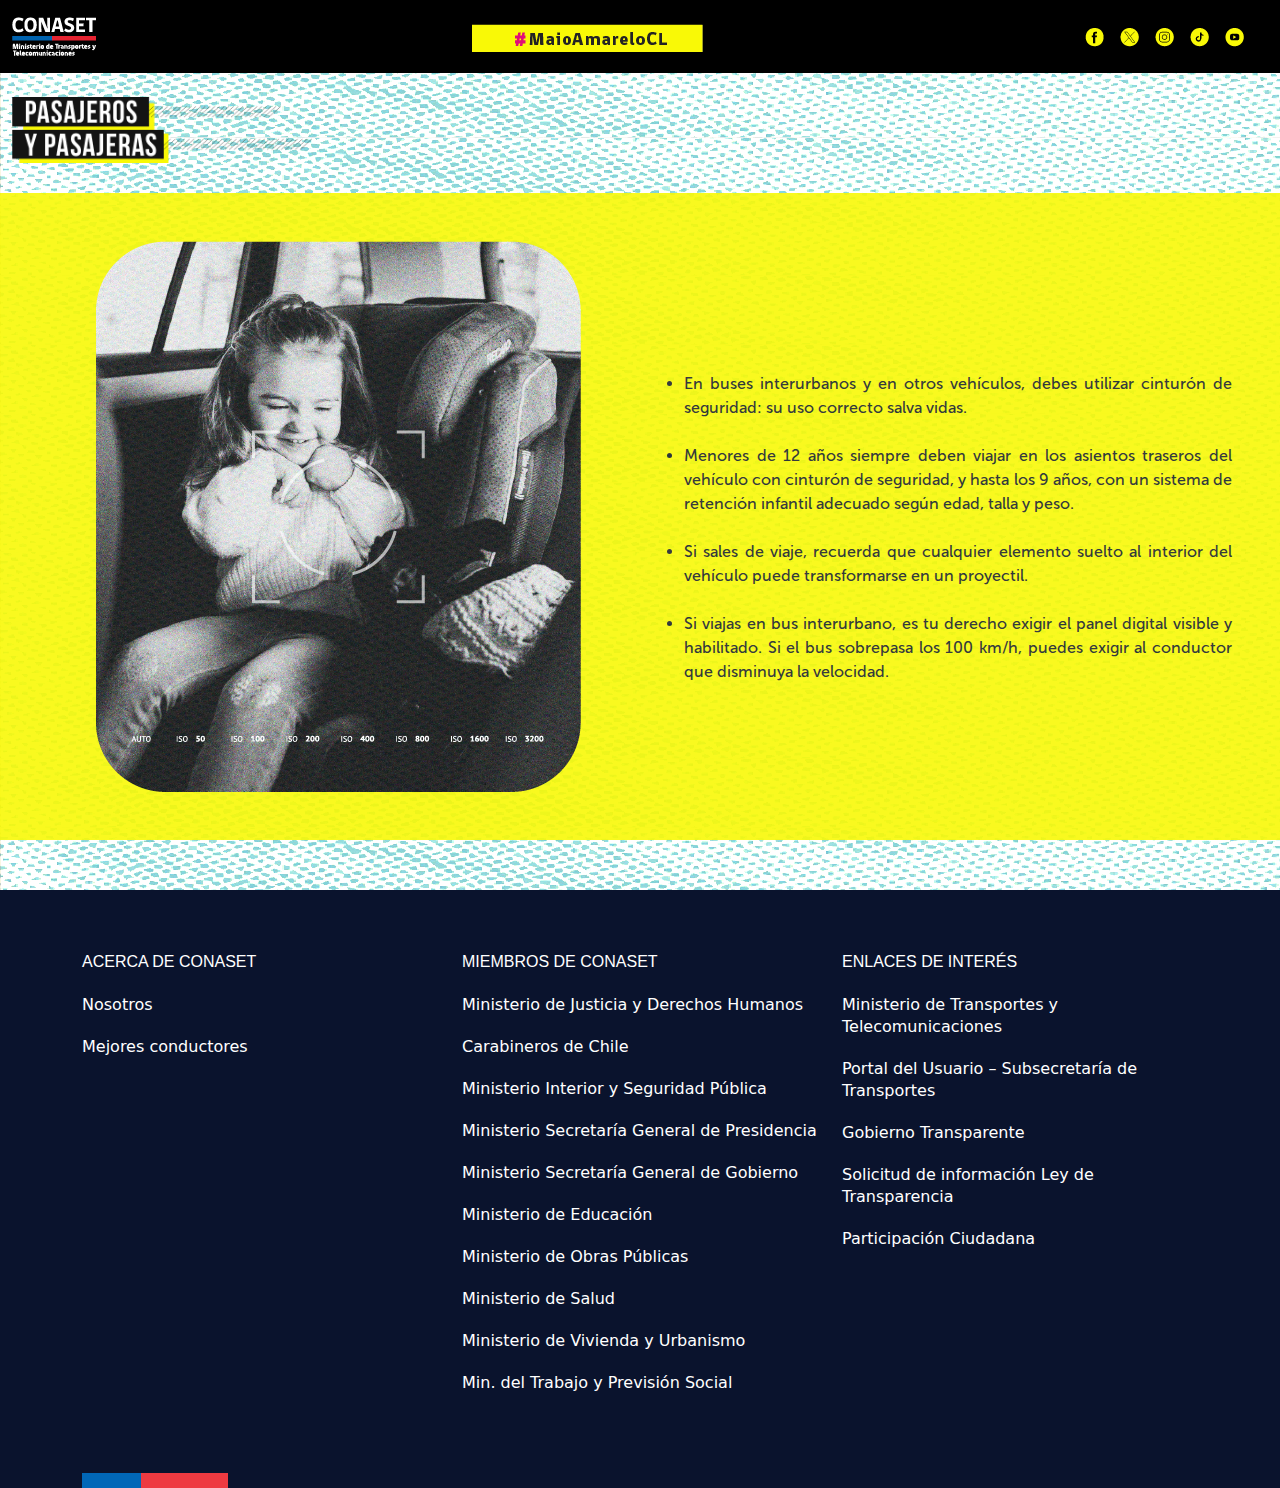
<file: pasajeros/index.html>
<!DOCTYPE html>
<html lang="es">

<head>
    <meta charset="UTF-8">
    <meta name="viewport" content="width=device-width, initial-scale=1.0">
    <link rel="stylesheet" href="style.css">
    <link href="https://cdn.jsdelivr.net/npm/bootstrap@5.3.3/dist/css/bootstrap.min.css" rel="stylesheet"
        integrity="sha384-QWTKZyjpPEjISv5WaRU9OFeRpok6YctnYmDr5pNlyT2bRjXh0JMhjY6hW+ALEwIH" crossorigin="anonymous">
    <link rel="shortcut icon" type="image/x-icon" href="../assets/images/main-page/favicon.ico" />
    <title>Pasajeros</title>
</head>

<body class="fondo">
    <!-- Comienzo del Nav -->
    <nav class="navbar navbar-expand-lg mb-4 barra-navegacion">
        <div class="container-fluid">
            <a class="navbar-brand" href="https://conaset.cl/"><img
                    src="../assets/images/main-page/header-images/LogoConasetBlanco.png" class="logo-conaset"
                    alt="" /></a>
            <button class="navbar-toggler" type="button" data-bs-toggle="collapse" data-bs-target="#navbarNav"
                aria-controls="navbarNav" aria-expanded="false" aria-label="Toggle navigation">
                <span class="navbar-toggler-icon"></span>
            </button>
            <div class="collapse navbar-collapse justify-content-end" id="navbarNav">
                <ul class="navbar-nav  navbar-brand">
                    <li class="nav-item">
                        <a class="nav-link" href="https://celebracionsegura.conaset.cl">
                            <img src="../assets/images/main-page/header-images/Hashtag.png" alt="" />
                        </a>
                    </li>
                </ul>
            </div>
            <div class="collapse navbar-collapse justify-content-end" id="navbarNav">
                <ul class="navbar-nav navbar-brand">
                    <li class="nav-item">
                        <a class="nav-link" href="https://www.facebook.com/conaset">
                            <img src="../assets/images/main-page/header-images/Facebook.png" alt=""
                                class="redes-sociales" />
                        </a>
                    </li>
                    <li class="nav-item">
                        <a class="nav-link" href="https://twitter.com/conaset">
                            <img src="../assets/images/main-page/header-images/X.png" alt="" class="redes-sociales" />
                        </a>
                    </li>
                    <li class="nav-item">
                        <a class="nav-link" href="https://www.instagram.com/conasetchile/">
                            <img src="../assets/images/main-page/header-images/Instagram.png" alt=""
                                class="redes-sociales" />
                        </a>
                    </li>
                    <li class="nav-item">
                        <a class="nav-link" href="https://www.tiktok.com/@conaset.cl">
                            <img src="../assets/images/main-page/header-images/Tiktok.png" alt=""
                                class="redes-sociales" />
                        </a>
                    </li>
                    <li class="nav-item">
                        <a class="nav-link" href="https://www.youtube.com/@conaset">
                            <img src="../assets/images/main-page/header-images/Youtube.png" alt=""
                                class="redes-sociales" />
                        </a>
                    </li>
                </ul>
            </div>
        </div>
    </nav>
    <!-- Fin del Nav -->

    <!-- Comienzo contenedor dos columnas carrusel - texto -->
    <div class="container-fluid" id="titulo-pasajeros">
        <img src="../assets/images/main-page/titulos-webs/Titulo_Pasajeros.png" style="width: 300px;" alt="">
    </div>
    <div class="container-fluid text-center p-5 contenedor-motorizado">
        <div class="row d-flex align-items-center">
            <div class="col-sm-12 col-md-6">
                <div id="carouselExampleSlidesOnly" class="carousel slide" data-bs-touch="true" data-bs-ride="carousel">
                    <div class="carousel-inner">
                        <div class="carousel-item active" data-bs-interval="4000">
                            <img src="../assets/images/fotos_Pasajeros_Foto1.png" class="rounded-4 img-fluid" alt="...">
                        </div>
                        <div class="carousel-item" data-bs-interval="4000">
                            <img src="../assets/images/fotos_Pasajeros_Foto2.png" class="rounded-4 img-fluid" alt="...">
                        </div>
                        <div class="carousel-item" data-bs-interval="4000">
                            <img src="../assets/images/fotos_Pasajeros_Foto3.png" class="rounded-4 img-fluid" alt="...">
                        </div>
                    </div>
                </div>
            </div>
            <div class="col-sm-12 col-md-6">
                <div class="estadistica-p">
                    <ul>
                        <li class="mt-5 mb-4">
                            En buses interurbanos y en otros vehículos, debes utilizar cinturón de seguridad: su uso
                            correcto salva vidas.
                        </li>
                        <li class="mb-4">
                            Menores de 12 años siempre deben viajar en los asientos traseros del vehículo con cinturón
                            de seguridad,
                            y hasta los 9 años, con un sistema de retención infantil adecuado según edad, talla y peso.
                        </li>
                        <li class="mb-4">
                            Si sales de viaje, recuerda que cualquier elemento suelto al interior del vehículo puede
                            transformarse en un proyectil.
                        </li>
                        <li class="mb-4">
                            Si viajas en bus interurbano, es tu derecho exigir el panel digital visible y habilitado. Si
                            el bus sobrepasa los 100 km/h, puedes exigir al conductor que disminuya la velocidad.
                        </li>
                    </ul>
                </div>
            </div>
        </div>
    </div>
    <!-- Fin contenedor dos columnas carrusel - texto -->

    <!-- INICIO FOOTER -->
    <footer id="footer" role="contentinfo">
        <div class="footer-top">
            <div class="container">
                <div class="row">
                    <div class="col-sm-12 col-md-4 col-lg-4 footer-links">
                        <h2>Acerca de CONASET</h2>
                        <ul>
                            <li>
                                <a href="https://www.conaset.cl/que-hacemos/" target="_blank">Nosotros</a>
                            </li>
                            <li>
                                <a href="http://mejoresconductores.conaset.cl/" target="_blank">Mejores conductores</a>
                            </li>
                        </ul>
                    </div>

                    <div class="col-sm-12 col-md-4 col-lg-4 footer-links">
                        <h2>Miembros de CONASET</h2>
                        <ul>
                            <li>
                                <a href="https://www.minjusticia.gob.cl/" target="_blank">Ministerio de Justicia y
                                    Derechos
                                    Humanos</a>
                            </li>
                            <li>
                                <a href="https://www.carabineros.cl/" target="_blank">Carabineros de Chile</a>
                            </li>
                            <li>
                                <a href="https://www.interior.gob.cl/" target="_blank">Ministerio Interior y Seguridad
                                    Pública</a>
                            </li>
                            <li>
                                <a href="https://www.minsegpres.gob.cl/" target="_blank">Ministerio Secretaría General
                                    de
                                    Presidencia</a>
                            </li>
                            <li>
                                <a href="https://msgg.gob.cl/wp/" target="_blank">Ministerio Secretaría General de
                                    Gobierno</a>
                            </li>
                            <li>
                                <a href="https://www.mineduc.cl/" target="_blank">Ministerio de Educación</a>
                            </li>
                            <li>
                                <a href="https://www.mop.cl/" target="_blank">Ministerio de Obras Públicas</a>
                            </li>
                            <li>
                                <a href="https://www.minsal.cl/" target="_blank">Ministerio de Salud</a>
                            </li>
                            <li>
                                <a href="https://www.minvu.cl/" target="_blank">Ministerio de Vivienda y Urbanismo</a>
                            </li>
                            <li>
                                <a href="https://www.mintrab.gob.cl/" target="_blank">Min. del Trabajo y Previsión
                                    Social</a>
                            </li>
                        </ul>
                    </div>

                    <div class="col-sm-12 col-md-4 col-lg-4 footer-links">
                        <h2>Enlaces de interés</h2>
                        <ul>
                            <li>
                                <a href="https://www.mtt.gob.cl/" target="_blank">Ministerio de Transportes y
                                    Telecomunicaciones</a>
                            </li>
                            <li>
                                <a href="https://usuarios.subtrans.gob.cl/" target="_blank">Portal del Usuario –
                                    Subsecretaría de
                                    Transportes</a>
                            </li>
                            <li>
                                <a href="https://www.portaltransparencia.cl/PortalPdT/pdtta/-/ta/AN001"
                                    target="_blank">Gobierno
                                    Transparente</a>
                            </li>
                            <li>
                                <a href="http://www.subtrans.gob.cl/transparencia/solicitud_informacion.html"
                                    target="_blank">Solicitud
                                    de información Ley de Transparencia</a>
                            </li>
                            <li>
                                <a href="https://www.subtrans.gob.cl/programa/participacion-ciudadana/"
                                    target="_blank">Participación
                                    Ciudadana</a>
                            </li>
                        </ul>
                    </div>
                </div>
            </div>
        </div>
        <div class="container footer-bottom clearfix">
            <div class="row">
                <div class="col-md-6 col-lg-3">
                    <img class="footer-default-logo align-bottom" src="../assets/images/franja.svg"
                        alt="Franja corporativa" />
                </div>
            </div>
        </div>
    </footer>
    <!-- FIN FOOTER -->


    <!-- SCRIPT BOOTSTRAP -->
    <script src="https://cdn.jsdelivr.net/npm/bootstrap@5.3.3/dist/js/bootstrap.bundle.min.js"
        integrity="sha384-YvpcrYf0tY3lHB60NNkmXc5s9fDVZLESaAA55NDzOxhy9GkcIdslK1eN7N6jIeHz"
        crossorigin="anonymous"></script>
    <!-- SCRIPT BOOTSTRAP -->
</body>

</html>
</file>
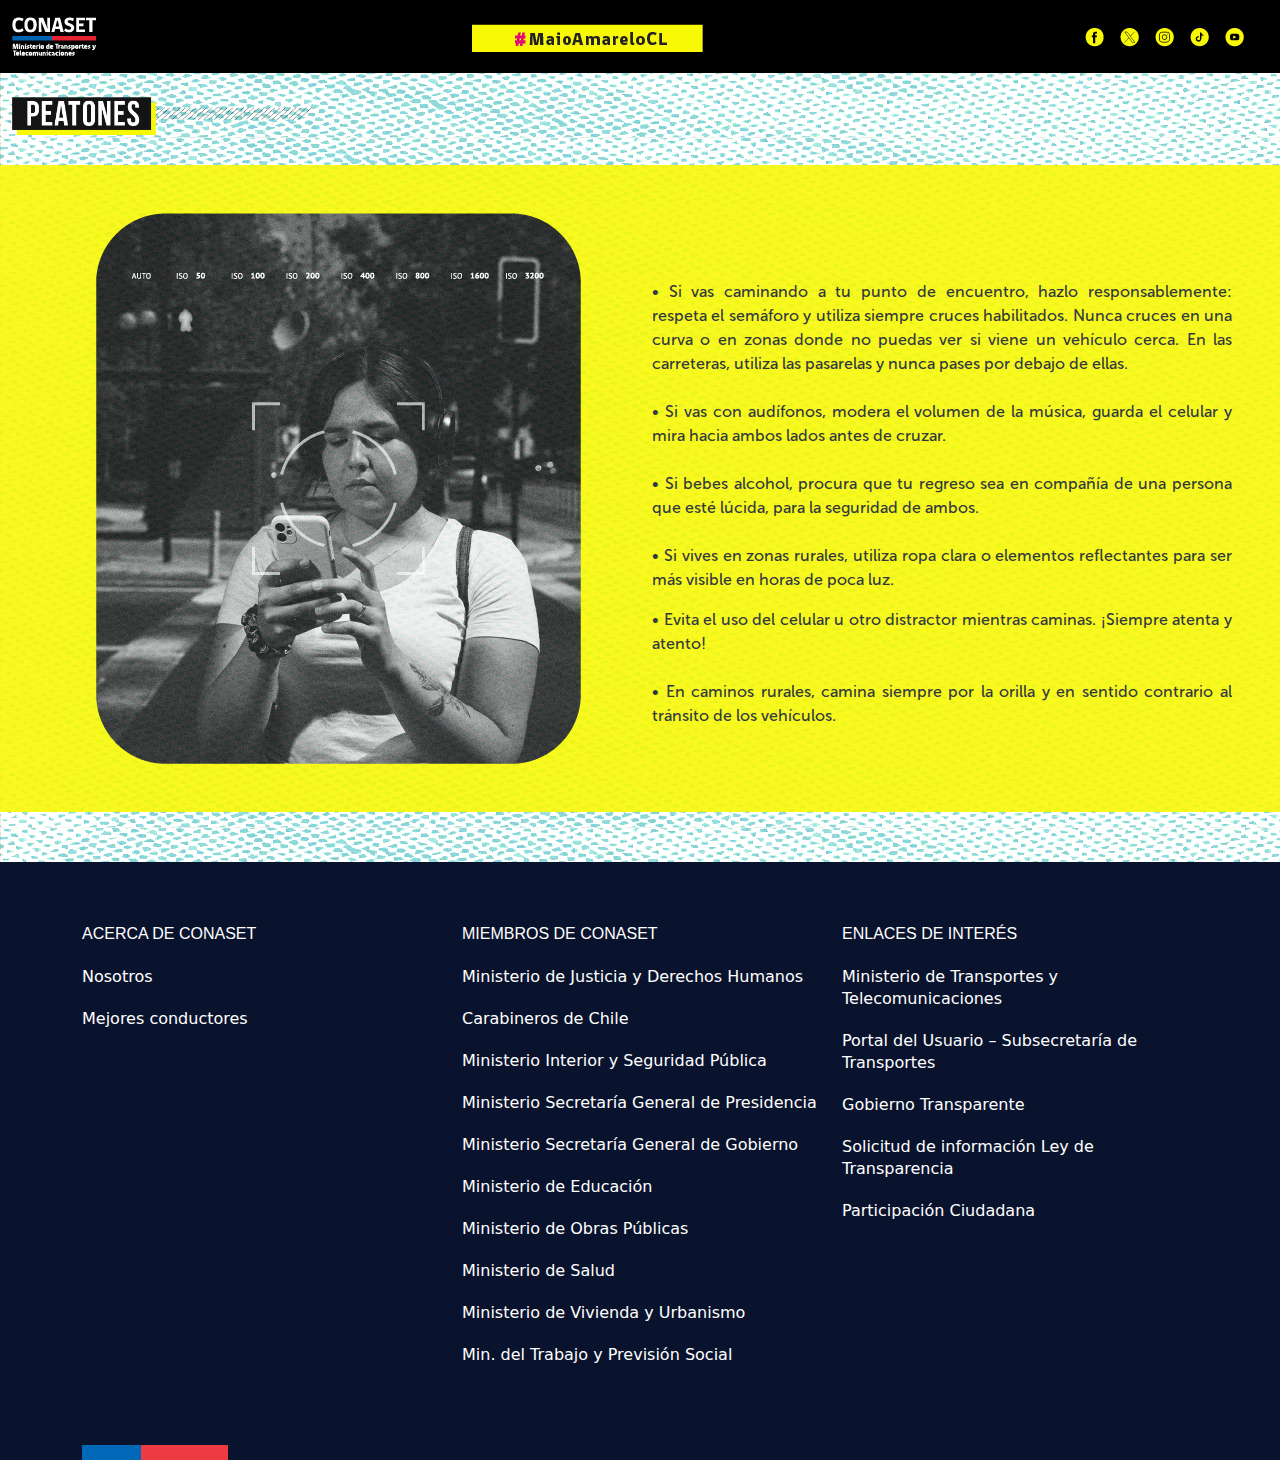
<file: peatones/index.html>
<!DOCTYPE html>
<html lang="es">

<head>
    <meta charset="UTF-8">
    <meta name="viewport" content="width=device-width, initial-scale=1.0">
    <link rel="stylesheet" href="style.css">
    <link href="https://cdn.jsdelivr.net/npm/bootstrap@5.3.3/dist/css/bootstrap.min.css" rel="stylesheet"
        integrity="sha384-QWTKZyjpPEjISv5WaRU9OFeRpok6YctnYmDr5pNlyT2bRjXh0JMhjY6hW+ALEwIH" crossorigin="anonymous">
    <link rel="shortcut icon" type="image/x-icon" href="../assets/images/main-page/favicon.ico" />
    <title>Peatones</title>
</head>

<body class="fondo">
    <!-- Comienzo del Nav -->
    <nav class="navbar navbar-expand-lg barra-navegacion mb-4">
        <div class="container-fluid">
            <a class="navbar-brand" href="https://conaset.cl/"><img
                    src="../assets/images/main-page/header-images/LogoConasetBlanco.png" class="logo-conaset"
                    alt="" /></a>
            <button class="navbar-toggler" type="button" data-bs-toggle="collapse" data-bs-target="#navbarNav"
                aria-controls="navbarNav" aria-expanded="false" aria-label="Toggle navigation">
                <span class="navbar-toggler-icon"></span>
            </button>
            <div class="collapse navbar-collapse justify-content-end" id="navbarNav">
                <ul class="navbar-nav  navbar-brand">
                    <li class="nav-item">
                        <a class="nav-link" href="http://celebracionsegura.conaset.cl">
                            <img src="../assets/images/main-page/header-images/Hashtag.png" alt="" />
                        </a>
                    </li>
                </ul>
            </div>
            <div class="collapse navbar-collapse justify-content-end" id="navbarNav">
                <ul class="navbar-nav navbar-brand">
                    <li class="nav-item">
                        <a class="nav-link" href="https://www.facebook.com/conaset">
                            <img src="../assets/images/main-page/header-images/Facebook.png" alt=""
                                class="redes-sociales" />
                        </a>
                    </li>
                    <li class="nav-item">
                        <a class="nav-link" href="https://twitter.com/conaset">
                            <img src="../assets/images/main-page/header-images/X.png" alt="" class="redes-sociales" />
                        </a>
                    </li>
                    <li class="nav-item">
                        <a class="nav-link" href="https://www.instagram.com/conasetchile/">
                            <img src="../assets/images/main-page/header-images/Instagram.png" alt=""
                                class="redes-sociales" />
                        </a>
                    </li>
                    <li class="nav-item">
                        <a class="nav-link" href="https://www.tiktok.com/@conaset.cl">
                            <img src="../assets/images/main-page/header-images/Tiktok.png" alt=""
                                class="redes-sociales" />
                        </a>
                    </li>
                    <li class="nav-item">
                        <a class="nav-link" href="https://www.youtube.com/@conaset">
                            <img src="../assets/images/main-page/header-images/Youtube.png" alt=""
                                class="redes-sociales" />
                        </a>
                    </li>
                </ul>
            </div>
        </div>
    </nav>
    <!-- Fin del Nav -->

    <!-- Comienzo contenedor dos columnas carrusel - texto -->
    <div class="container-fluid" id="titulo-peatones">
        <img src="../assets/images/main-page/titulos-webs/Titulo_Peatones.png" style="width: 300px;" alt="">
    </div>

    <div class="container-fluid text-center p-5 contenedor-peatones color-fondo">
        <div class="row d-flex align-items-center">
            <div class="col-sm-12 col-md-6">
                <div id="carouselExampleSlidesOnly" class="carousel slide" data-bs-touch="true" data-bs-ride="carousel">
                    <div class="carousel-inner">
                        <div class="carousel-item active" data-bs-interval="4000">
                            <img src="../assets/images/foto_Peatones1.png" class="rounded-4 img-fluid" alt="...">
                        </div>
                        <div class="carousel-item" data-bs-interval="4000">
                            <img src="../assets/images/foto_Peatones2.png" class="rounded-4 img-fluid" alt="...">
                        </div>
                        <div class="carousel-item" data-bs-interval="4000">
                            <img src="../assets/images/foto_Peatones3.png" class="rounded-4 img-fluid" alt="...">
                        </div>
                    </div>
                </div>
            </div>
            <div class="col-sm-12 col-md-6">
                <article class="text-justify">
                    <p class="estadistica-p mt-5">• Si vas caminando a tu punto de encuentro,
                        hazlo responsablemente: respeta el semáforo y utiliza siempre cruces habilitados.
                        Nunca cruces en una curva o en zonas donde no puedas ver si viene un vehículo cerca.
                        En las carreteras, utiliza las pasarelas y nunca pases por debajo de ellas.
                    </p>
                    <p class="estadistica-p mt-4">• Si vas con audífonos, modera el volumen de la música,
                        guarda el celular y mira hacia ambos lados antes de cruzar.</p>
                    <p class="estadistica-p mt-4">• Si bebes alcohol, procura que tu regreso sea en compañía
                        de una persona que esté lúcida, para la seguridad de ambos. </p>
                    <p class="estadistica-p mt-4">• Si vives en zonas rurales, utiliza ropa clara o elementos
                        reflectantes
                        para ser más visible en horas de poca luz. </p>
                    <p class="estadistica-p mt4">• Evita el uso del celular u otro distractor mientras caminas.
                        ¡Siempre atenta y atento! </p>
                    <p class="estadistica-p mt-4">• En caminos rurales, camina siempre por la orilla y en sentido
                        contrario
                        al tránsito de los vehículos.</p>
                </article>

            </div>
        </div>
    </div>
    <!-- Fin contenedor dos columnas carrusel - texto -->


    <!-- INICIO FOOTER -->
    <footer id="footer" role="contentinfo">
        <div class="footer-top">
            <div class="container">
                <div class="row">
                    <div class="col-sm-12 col-md-4 col-lg-4 footer-links">
                        <h2>Acerca de CONASET</h2>
                        <ul>
                            <li>
                                <a href="https://www.conaset.cl/que-hacemos/" target="_blank">Nosotros</a>
                            </li>
                            <li>
                                <a href="http://mejoresconductores.conaset.cl/" target="_blank">Mejores conductores</a>
                            </li>
                        </ul>
                    </div>

                    <div class="col-sm-12 col-md-4 col-lg-4 footer-links">
                        <h2>Miembros de CONASET</h2>
                        <ul>
                            <li>
                                <a href="https://www.minjusticia.gob.cl/" target="_blank">Ministerio de Justicia y
                                    Derechos
                                    Humanos</a>
                            </li>
                            <li>
                                <a href="https://www.carabineros.cl/" target="_blank">Carabineros de Chile</a>
                            </li>
                            <li>
                                <a href="https://www.interior.gob.cl/" target="_blank">Ministerio Interior y Seguridad
                                    Pública</a>
                            </li>
                            <li>
                                <a href="https://www.minsegpres.gob.cl/" target="_blank">Ministerio Secretaría General
                                    de
                                    Presidencia</a>
                            </li>
                            <li>
                                <a href="https://msgg.gob.cl/wp/" target="_blank">Ministerio Secretaría General de
                                    Gobierno</a>
                            </li>
                            <li>
                                <a href="https://www.mineduc.cl/" target="_blank">Ministerio de Educación</a>
                            </li>
                            <li>
                                <a href="https://www.mop.cl/" target="_blank">Ministerio de Obras Públicas</a>
                            </li>
                            <li>
                                <a href="https://www.minsal.cl/" target="_blank">Ministerio de Salud</a>
                            </li>
                            <li>
                                <a href="https://www.minvu.cl/" target="_blank">Ministerio de Vivienda y Urbanismo</a>
                            </li>
                            <li>
                                <a href="https://www.mintrab.gob.cl/" target="_blank">Min. del Trabajo y Previsión
                                    Social</a>
                            </li>
                        </ul>
                    </div>

                    <div class="col-sm-12 col-md-4 col-lg-4 footer-links">
                        <h2>Enlaces de interés</h2>
                        <ul>
                            <li>
                                <a href="https://www.mtt.gob.cl/" target="_blank">Ministerio de Transportes y
                                    Telecomunicaciones</a>
                            </li>
                            <li>
                                <a href="https://usuarios.subtrans.gob.cl/" target="_blank">Portal del Usuario –
                                    Subsecretaría de
                                    Transportes</a>
                            </li>
                            <li>
                                <a href="https://www.portaltransparencia.cl/PortalPdT/pdtta/-/ta/AN001"
                                    target="_blank">Gobierno
                                    Transparente</a>
                            </li>
                            <li>
                                <a href="http://www.subtrans.gob.cl/transparencia/solicitud_informacion.html"
                                    target="_blank">Solicitud
                                    de información Ley de Transparencia</a>
                            </li>
                            <li>
                                <a href="https://www.subtrans.gob.cl/programa/participacion-ciudadana/"
                                    target="_blank">Participación
                                    Ciudadana</a>
                            </li>
                        </ul>
                    </div>
                </div>
            </div>
        </div>
        <div class="container footer-bottom clearfix">
            <div class="row">
                <div class="col-lg-3 col-md-6">
                    <img class="footer-default-logo align-bottom" src="../assets/images/franja.svg"
                        alt="Franja corporativa" />
                </div>
            </div>
        </div>
    </footer>
    <!-- FIN FOOTER -->


    <!-- SCRIPT BOOTSTRAP -->
    <script src="https://cdn.jsdelivr.net/npm/bootstrap@5.3.3/dist/js/bootstrap.bundle.min.js"
        integrity="sha384-YvpcrYf0tY3lHB60NNkmXc5s9fDVZLESaAA55NDzOxhy9GkcIdslK1eN7N6jIeHz"
        crossorigin="anonymous"></script>
    <!-- SCRIPT BOOTSTRAP -->
</body>

</html>
</file>
<file: style.css>
@font-face {
  font-family: 'museo-0';
  src: url(./assets/fonts/MuseoSans_0.otf);
}

@font-face {
  font-family: 'museo-500';
  src: url(./assets/fonts/MuseoSans500.otf);
}

@font-face {
  font-family: 'museo-700';
  src: url(./assets/fonts/MuseoSans-700.ttf);
}

@font-face {
  font-family: 'museo-900';
  src: url(./assets/fonts/MuseoSans-900Italic.otf);
}

#recomendaciones {
  font-family: museo-700;
  font-size: 23px;
  letter-spacing: 0.01px;
  color: black;
}

/* NAVBAR */

.redes-sociales {
  width: 20px;
}
/* FIN NAVBAR */

.titulo-responsive-up {
  background-color: #f9f906;
}

.titulo-responsive-down {
  background-color: #f9f906;
}

.links {
  background-color: #e2e3e5;
}

.tamaño {
  width: 160px;
}
#poreso {
  font-family: museo-700;
  font-size: 22px;
  letter-spacing: 0.01px;
  color: black;
}

#footer {
  font-size: 1rem;
  background: #0a132d;
  /* background-color: #10142c; */
  color: #fff;
}

#footer .footer-top {
  padding: 60px 0 30px 0;
}

#footer .footer-top .footer-contact {
  margin-bottom: 30px;
}

#footer .footer-top .footer-contact p {
  font-size: 0.875rem;
  line-height: 24px;
  margin-bottom: 0;
  font-family: 'Roboto Slab', sans-serif;
  color: #5e5e5e;
}

#footer .footer-top h2 {
  font-size: 1rem;
  font-weight: 400;
  color: #fff;
  position: relative;
  padding-bottom: 12px;
  text-transform: uppercase !important;
  font-family: Roboto, sans-serif;
  line-height: 1.5rem;
}

#footer .footer-top .footer-links {
  margin-bottom: 30px;
}

#footer .footer-top .footer-links ul {
  list-style: none;
  padding: 0;
  margin: 0;
}

#footer .footer-top .footer-links ul i {
  padding-right: 2px;
  color: #47b2e4;
  font-size: 18px;
  line-height: 1;
}

#footer .footer-top .footer-links ul li {
  padding: 10px 0;
  display: flex;
  align-items: center;
}

#footer .footer-top .footer-links ul li:first-child {
  padding-top: 0;
}

#footer .footer-top .footer-links ul a {
  color: #fff;
  transition: 0.3s;
  display: inline-block;
  line-height: 1.375rem;
  font-size: 1rem;
  font-weight: 300;
  text-decoration: none;
}

#footer .footer-top .footer-links ul a:hover {
  color: #008ae0;
  text-decoration: none;
}

#footer .footer-top .social-links a {
  font-size: 20px;
  display: inline-block;
  background: #eeeeee;
  line-height: 1;
  padding: 8px 0;
  margin-right: 4px;
  border-radius: 50%;
  text-align: center;
  width: 36px;
  height: 36px;
  transition: 0.3s;
}

#footer .footer-top .social-links a:hover {
  background: #0f69b4;
  color: #fff;
  text-decoration: none;
}

#footer .footer-bottom {
  color: #fff;
}

#footer .copyright {
  float: left;
}

#footer .credits {
  float: right;
  font-size: 0.8125rem;
}

#footer .credits a {
  transition: 0.3s;
}

@media (max-width: 768px) {
  #footer .footer-bottom {
    padding-top: 20px;
    padding-bottom: 20px;
  }
  #footer .copyright,
  #footer .credits {
    text-align: center;
    float: none;
  }
  #footer .credits {
    padding-top: 4px;
  }
}
</file>
<file: ciclos/style.css>
@font-face {
  font-family: 'museo-0';
  src: url(../assets/fonts/MuseoSans_0.otf);
}

@font-face {
  font-family: 'museo-500';
  src: url(../assets/fonts/MuseoSans500.otf);
}

@font-face {
  font-family: 'museo-700';
  src: url(../assets/fonts/MuseoSans-700.ttf);
}

@font-face {
  font-family: 'museo-900';
  src: url(../assets/fonts/MuseoSans-900Italic.otf);
}

.fondo {
  background-image: url(../assets/images/main-page/FondoTitulosPaginas.png);
  background-color: #fff;
}

.barra-navegacion {
  background-color: black;
}

.estadistica-p {
  text-align: justify;
}

#titulo-ciclos {
  margin-bottom: 30px;
}

.contenedor-ciclos {
  font-family: 'museo-500', sans-serif;
  background-color: #f9f906;
  opacity: 0.9;
}

#footer {
  margin-top: 50px;
  font-size: 1rem;
  background: #0a132d;
  color: #fff;
}

#footer .footer-top {
  padding: 60px 0 30px 0;
}

#footer .footer-top .footer-contact {
  margin-bottom: 30px;
}

#footer .footer-top .footer-contact p {
  font-size: 0.875rem;
  line-height: 24px;
  margin-bottom: 0;
  font-family: 'Roboto Slab', sans-serif;
  color: #5e5e5e;
}

#footer .footer-top h2 {
  font-size: 1rem;
  font-weight: 400;
  color: #fff;
  position: relative;
  padding-bottom: 12px;
  text-transform: uppercase !important;
  font-family: Roboto, sans-serif;
  line-height: 1.5rem;
}

#footer .footer-top .footer-links {
  margin-bottom: 30px;
}

#footer .footer-top .footer-links ul {
  list-style: none;
  padding: 0;
  margin: 0;
}

#footer .footer-top .footer-links ul i {
  padding-right: 2px;
  color: #47b2e4;
  font-size: 18px;
  line-height: 1;
}

#footer .footer-top .footer-links ul li {
  padding: 10px 0;
  display: flex;
  align-items: center;
}

#footer .footer-top .footer-links ul li:first-child {
  padding-top: 0;
}

#footer .footer-top .footer-links ul a {
  color: #fff;
  transition: 0.3s;
  display: inline-block;
  line-height: 1.375rem;
  font-size: 1rem;
  font-weight: 300;
  text-decoration: none;
}

#footer .footer-top .footer-links ul a:hover {
  color: #008ae0;
  text-decoration: none;
}

#footer .footer-top .social-links a {
  font-size: 20px;
  display: inline-block;
  background: #eeeeee;
  line-height: 1;
  padding: 8px 0;
  margin-right: 4px;
  border-radius: 50%;
  text-align: center;
  width: 36px;
  height: 36px;
  transition: 0.3s;
}

#footer .footer-top .social-links a:hover {
  background: #0f69b4;
  color: #fff;
  text-decoration: none;
}

#footer .footer-bottom {
  color: #fff;
}

#footer .copyright {
  float: left;
}

#footer .credits {
  float: right;
  font-size: 0.8125rem;
}

#footer .credits a {
  transition: 0.3s;
}

@media (max-width: 768px) {
  #footer .footer-bottom {
    padding-top: 20px;
    padding-bottom: 20px;
  }
  #footer .copyright,
  #footer .credits {
    text-align: center;
    float: none;
  }
  #footer .credits {
    padding-top: 4px;
  }
}
</file>
<file: conductor-motorizado/style.css>
@font-face {
  font-family: 'museo-0';
  src: url(../assets/fonts/MuseoSans_0.otf);
}

@font-face {
  font-family: 'museo-500';
  src: url(../assets/fonts/MuseoSans500.otf);
}

@font-face {
  font-family: 'museo-700';
  src: url(../assets/fonts/MuseoSans-700.ttf);
}

@font-face {
  font-family: 'museo-900';
  src: url(../assets/fonts/MuseoSans-900Italic.otf);
}

.barra-navegacion {
  background: black;
}

.fondo {
  background-image: url(../assets/images/main-page/FondoTitulosPaginas.png);
  background-color: #fff;
}

.color-fondo {
  /* background-color: #f9f906; */
  background-image: url(../assets/images/main-page/fondo_amarello.png);
  opacity: 0.9;
}

.estadistica-p {
  text-align: justify;
  font-family: museo-500;
}

#titulo-motorizado {
  margin-bottom: 30px;
}

#article-list {
  margin-top: 45px;
}

.contenedor-motorizado {
  font-family: 'tipo', sans-serif;
}

#contenedor-moto {
  margin-top: 50px;
  margin-bottom: 50px;
}

#footer {
  margin-top: 50px;
  font-size: 1rem;
  background: #0a132d;
  color: #fff;
}

#footer .footer-top {
  padding: 60px 0 30px 0;
}

#footer .footer-top .footer-contact {
  margin-bottom: 30px;
}

#footer .footer-top .footer-contact p {
  font-size: 0.875rem;
  line-height: 24px;
  margin-bottom: 0;
  font-family: 'Roboto Slab', sans-serif;
  color: #5e5e5e;
}

#footer .footer-top h2 {
  font-size: 1rem;
  font-weight: 400;
  color: #fff;
  position: relative;
  padding-bottom: 12px;
  text-transform: uppercase !important;
  font-family: Roboto, sans-serif;
  line-height: 1.5rem;
}

#footer .footer-top .footer-links {
  margin-bottom: 30px;
}

#footer .footer-top .footer-links ul {
  list-style: none;
  padding: 0;
  margin: 0;
}

#footer .footer-top .footer-links ul i {
  padding-right: 2px;
  color: #47b2e4;
  font-size: 18px;
  line-height: 1;
}

#footer .footer-top .footer-links ul li {
  padding: 10px 0;
  display: flex;
  align-items: center;
}

#footer .footer-top .footer-links ul li:first-child {
  padding-top: 0;
}

#footer .footer-top .footer-links ul a {
  color: #fff;
  transition: 0.3s;
  display: inline-block;
  line-height: 1.375rem;
  font-size: 1rem;
  font-weight: 300;
  text-decoration: none;
}

#footer .footer-top .footer-links ul a:hover {
  color: #008ae0;
  text-decoration: none;
}

#footer .footer-top .social-links a {
  font-size: 20px;
  display: inline-block;
  background: #eeeeee;
  line-height: 1;
  padding: 8px 0;
  margin-right: 4px;
  border-radius: 50%;
  text-align: center;
  width: 36px;
  height: 36px;
  transition: 0.3s;
}

#footer .footer-top .social-links a:hover {
  background: #0f69b4;
  color: #fff;
  text-decoration: none;
}

#footer .footer-bottom {
  color: #fff;
}

#footer .copyright {
  float: left;
}

#footer .credits {
  float: right;
  font-size: 0.8125rem;
}

#footer .credits a {
  transition: 0.3s;
}

@media (max-width: 768px) {
  #footer .footer-bottom {
    padding-top: 20px;
    padding-bottom: 20px;
  }
  #footer .copyright,
  #footer .credits {
    text-align: center;
    float: none;
  }
  #footer .credits {
    padding-top: 4px;
  }
}
</file>
<file: copiloto/style.css>
@font-face {
  font-family: 'museo-0';
  src: url(../assets/fonts/MuseoSans_0.otf);
}

@font-face {
  font-family: 'museo-500';
  src: url(../assets/fonts/MuseoSans500.otf);
}

@font-face {
  font-family: 'museo-700';
  src: url(../assets/fonts/MuseoSans-700.ttf);
}

@font-face {
  font-family: 'museo-900';
  src: url(../assets/fonts/MuseoSans-900Italic.otf);
}

.barra-navegacion {
  background-color: black;
}

.fondo {
  background-image: url(../assets/images/main-page/FondoTitulosPaginas.png);
  background-color: #fff;
}

.contenedor-copiloto {
  font-family: 'tipo';
}

.color-fondo {
  background-color: #f9f906;
  opacity: 0.9;
}
.estadistica-p {
  text-align: justify;
  font-family: 'museo-500', sans-serif;
}

#titulo-copiloto {
  margin-bottom: 30px;
}

#footer {
  font-size: 1rem;
  background: #0a132d;
  color: #fff;
}

#footer .footer-top {
  margin-top: 50px;
  padding: 60px 0 30px 0;
}

#footer .footer-top .footer-contact {
  margin-bottom: 30px;
}

#footer .footer-top .footer-contact p {
  font-size: 0.875rem;
  line-height: 24px;
  margin-bottom: 0;
  font-family: 'Roboto Slab', sans-serif;
  color: #5e5e5e;
}

#footer .footer-top h2 {
  font-size: 1rem;
  font-weight: 400;
  color: #fff;
  position: relative;
  padding-bottom: 12px;
  text-transform: uppercase !important;
  font-family: Roboto, sans-serif;
  line-height: 1.5rem;
}

#footer .footer-top .footer-links {
  margin-bottom: 30px;
}

#footer .footer-top .footer-links ul {
  list-style: none;
  padding: 0;
  margin: 0;
}

#footer .footer-top .footer-links ul i {
  padding-right: 2px;
  color: #47b2e4;
  font-size: 18px;
  line-height: 1;
}

#footer .footer-top .footer-links ul li {
  padding: 10px 0;
  display: flex;
  align-items: center;
}

#footer .footer-top .footer-links ul li:first-child {
  padding-top: 0;
}

#footer .footer-top .footer-links ul a {
  color: #fff;
  transition: 0.3s;
  display: inline-block;
  line-height: 1.375rem;
  font-size: 1rem;
  font-weight: 300;
  text-decoration: none;
}

#footer .footer-top .footer-links ul a:hover {
  color: #008ae0;
  text-decoration: none;
}

#footer .footer-top .social-links a {
  font-size: 20px;
  display: inline-block;
  background: #eeeeee;
  line-height: 1;
  padding: 8px 0;
  margin-right: 4px;
  border-radius: 50%;
  text-align: center;
  width: 36px;
  height: 36px;
  transition: 0.3s;
}

#footer .footer-top .social-links a:hover {
  background: #0f69b4;
  color: #fff;
  text-decoration: none;
}

#footer .footer-bottom {
  color: #fff;
}

#footer .copyright {
  float: left;
}

#footer .credits {
  float: right;
  font-size: 0.8125rem;
}

#footer .credits a {
  transition: 0.3s;
}

@media (max-width: 768px) {
  #footer .footer-bottom {
    padding-top: 20px;
    padding-bottom: 20px;
  }
  #footer .copyright,
  #footer .credits {
    text-align: center;
    float: none;
  }
  #footer .credits {
    padding-top: 4px;
  }
}
</file>
<file: pasajeros/style.css>
@font-face {
  font-family: 'museo-0';
  src: url(../assets/fonts/MuseoSans_0.otf);
}

@font-face {
  font-family: 'museo-500';
  src: url(../assets/fonts/MuseoSans500.otf);
}

@font-face {
  font-family: 'museo-700';
  src: url(../assets/fonts/MuseoSans-700.ttf);
}

@font-face {
  font-family: 'museo-900';
  src: url(../assets/fonts/MuseoSans-900Italic.otf);
}

.fondo {
  background-image: url(../assets/images/main-page/FondoTitulosPaginas.png);
  background-color: #fff;
}

.barra-navegacion {
  background-color: black;
}

#estadisticas-text {
  margin-top: 20px;
}

.estadistica-p {
  text-align: justify;
}

.contenedor-motorizado {
  background-color: #f9f906;
  opacity: 0.9;
  font-family: 'museo-500', sans-serif;
}

#titulo-pasajeros {
  margin-bottom: 30px;
}

#article-list {
  margin-top: 45px;
}

#contenedor-moto {
  margin-top: 50px;
  margin-bottom: 50px;
}

#footer {
  margin-top: 50px;
  font-size: 1rem;
  background: #0a132d;
  color: #fff;
}

#footer .footer-top {
  padding: 60px 0 30px 0;
}

#footer .footer-top .footer-contact {
  margin-bottom: 30px;
}

#footer .footer-top .footer-contact p {
  font-size: 0.875rem;
  line-height: 24px;
  margin-bottom: 0;
  font-family: 'Roboto Slab', sans-serif;
  color: #5e5e5e;
}

#footer .footer-top h2 {
  font-size: 1rem;
  font-weight: 400;
  color: #fff;
  position: relative;
  padding-bottom: 12px;
  text-transform: uppercase !important;
  font-family: Roboto, sans-serif;
  line-height: 1.5rem;
}

#footer .footer-top .footer-links {
  margin-bottom: 30px;
}

#footer .footer-top .footer-links ul {
  list-style: none;
  padding: 0;
  margin: 0;
}

#footer .footer-top .footer-links ul i {
  padding-right: 2px;
  color: #47b2e4;
  font-size: 18px;
  line-height: 1;
}

#footer .footer-top .footer-links ul li {
  padding: 10px 0;
  display: flex;
  align-items: center;
}

#footer .footer-top .footer-links ul li:first-child {
  padding-top: 0;
}

#footer .footer-top .footer-links ul a {
  color: #fff;
  transition: 0.3s;
  display: inline-block;
  line-height: 1.375rem;
  font-size: 1rem;
  font-weight: 300;
  text-decoration: none;
}

#footer .footer-top .footer-links ul a:hover {
  color: #008ae0;
  text-decoration: none;
}

#footer .footer-top .social-links a {
  font-size: 20px;
  display: inline-block;
  background: #eeeeee;
  line-height: 1;
  padding: 8px 0;
  margin-right: 4px;
  border-radius: 50%;
  text-align: center;
  width: 36px;
  height: 36px;
  transition: 0.3s;
}

#footer .footer-top .social-links a:hover {
  background: #0f69b4;
  color: #fff;
  text-decoration: none;
}

#footer .footer-bottom {
  color: #fff;
}

#footer .copyright {
  float: left;
}

#footer .credits {
  float: right;
  font-size: 0.8125rem;
}

#footer .credits a {
  transition: 0.3s;
}

@media (max-width: 768px) {
  #footer .footer-bottom {
    padding-top: 20px;
    padding-bottom: 20px;
  }
  #footer .copyright,
  #footer .credits {
    text-align: center;
    float: none;
  }
  #footer .credits {
    padding-top: 4px;
  }
}
</file>
<file: peatones/style.css>
@font-face {
  font-family: 'museo-0';
  src: url(../assets/fonts/MuseoSans_0.otf);
}

@font-face {
  font-family: 'museo-500';
  src: url(../assets/fonts/MuseoSans500.otf);
}

@font-face {
  font-family: 'museo-700';
  src: url(../assets/fonts/MuseoSans-700.ttf);
}

@font-face {
  font-family: 'museo-900';
  src: url(../assets/fonts/MuseoSans-900Italic.otf);
}

.fondo {
  background-image: url(../assets/images/main-page/FondoTitulosPaginas.png);
  background-color: #fff;
}

.barra-navegacion {
  background-color: black;
}

.estadistica-p {
  text-align: justify;
  font-family: museo-500;
}

#titulo-peatones {
  margin-bottom: 30px;
}

.contenedor-peatones {
  font-family: 'tipo', sans-serif;
}

.color-fondo {
  background-color: #f9f906;
  opacity: 0.9;
}

#footer {
  margin-top: 50px;
  font-size: 1rem;
  background: #0a132d;
  color: #fff;
}

#footer .footer-top {
  padding: 60px 0 30px 0;
}

#footer .footer-top .footer-contact {
  margin-bottom: 30px;
}

#footer .footer-top .footer-contact p {
  font-size: 0.875rem;
  line-height: 24px;
  margin-bottom: 0;
  font-family: 'Roboto Slab', sans-serif;
  color: #5e5e5e;
}

#footer .footer-top h2 {
  font-size: 1rem;
  font-weight: 400;
  color: #fff;
  position: relative;
  padding-bottom: 12px;
  text-transform: uppercase !important;
  font-family: Roboto, sans-serif;
  line-height: 1.5rem;
}

#footer .footer-top .footer-links {
  margin-bottom: 30px;
}

#footer .footer-top .footer-links ul {
  list-style: none;
  padding: 0;
  margin: 0;
}

#footer .footer-top .footer-links ul i {
  padding-right: 2px;
  color: #47b2e4;
  font-size: 18px;
  line-height: 1;
}

#footer .footer-top .footer-links ul li {
  padding: 10px 0;
  display: flex;
  align-items: center;
}

#footer .footer-top .footer-links ul li:first-child {
  padding-top: 0;
}

#footer .footer-top .footer-links ul a {
  color: #fff;
  transition: 0.3s;
  display: inline-block;
  line-height: 1.375rem;
  font-size: 1rem;
  font-weight: 300;
  text-decoration: none;
}

#footer .footer-top .footer-links ul a:hover {
  color: #008ae0;
  text-decoration: none;
}

#footer .footer-top .social-links a {
  font-size: 20px;
  display: inline-block;
  background: #eeeeee;
  line-height: 1;
  padding: 8px 0;
  margin-right: 4px;
  border-radius: 50%;
  text-align: center;
  width: 36px;
  height: 36px;
  transition: 0.3s;
}

#footer .footer-top .social-links a:hover {
  background: #0f69b4;
  color: #fff;
  text-decoration: none;
}

#footer .footer-bottom {
  color: #fff;
}

#footer .copyright {
  float: left;
}

#footer .credits {
  float: right;
  font-size: 0.8125rem;
}

#footer .credits a {
  transition: 0.3s;
}

@media (max-width: 768px) {
  #footer .footer-bottom {
    padding-top: 20px;
    padding-bottom: 20px;
  }
  #footer .copyright,
  #footer .credits {
    text-align: center;
    float: none;
  }
  #footer .credits {
    padding-top: 4px;
  }
}
</file>
